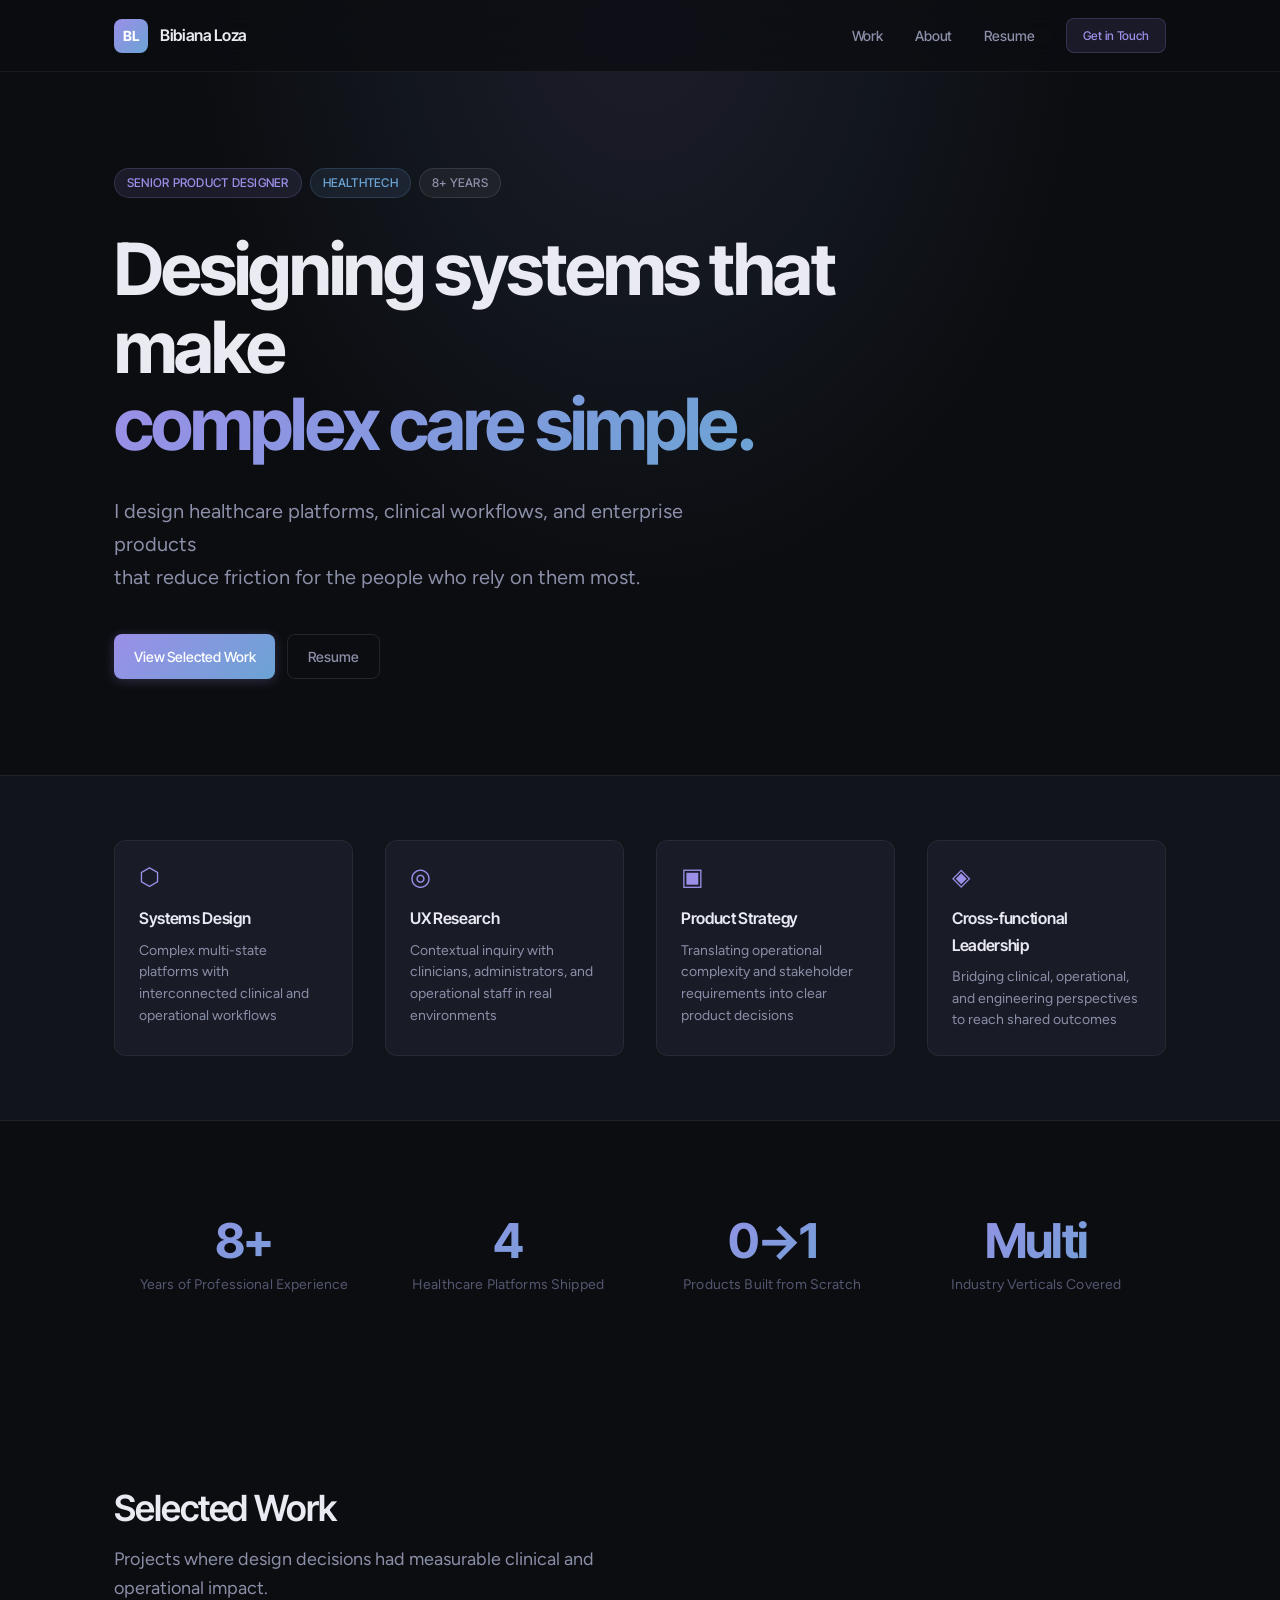
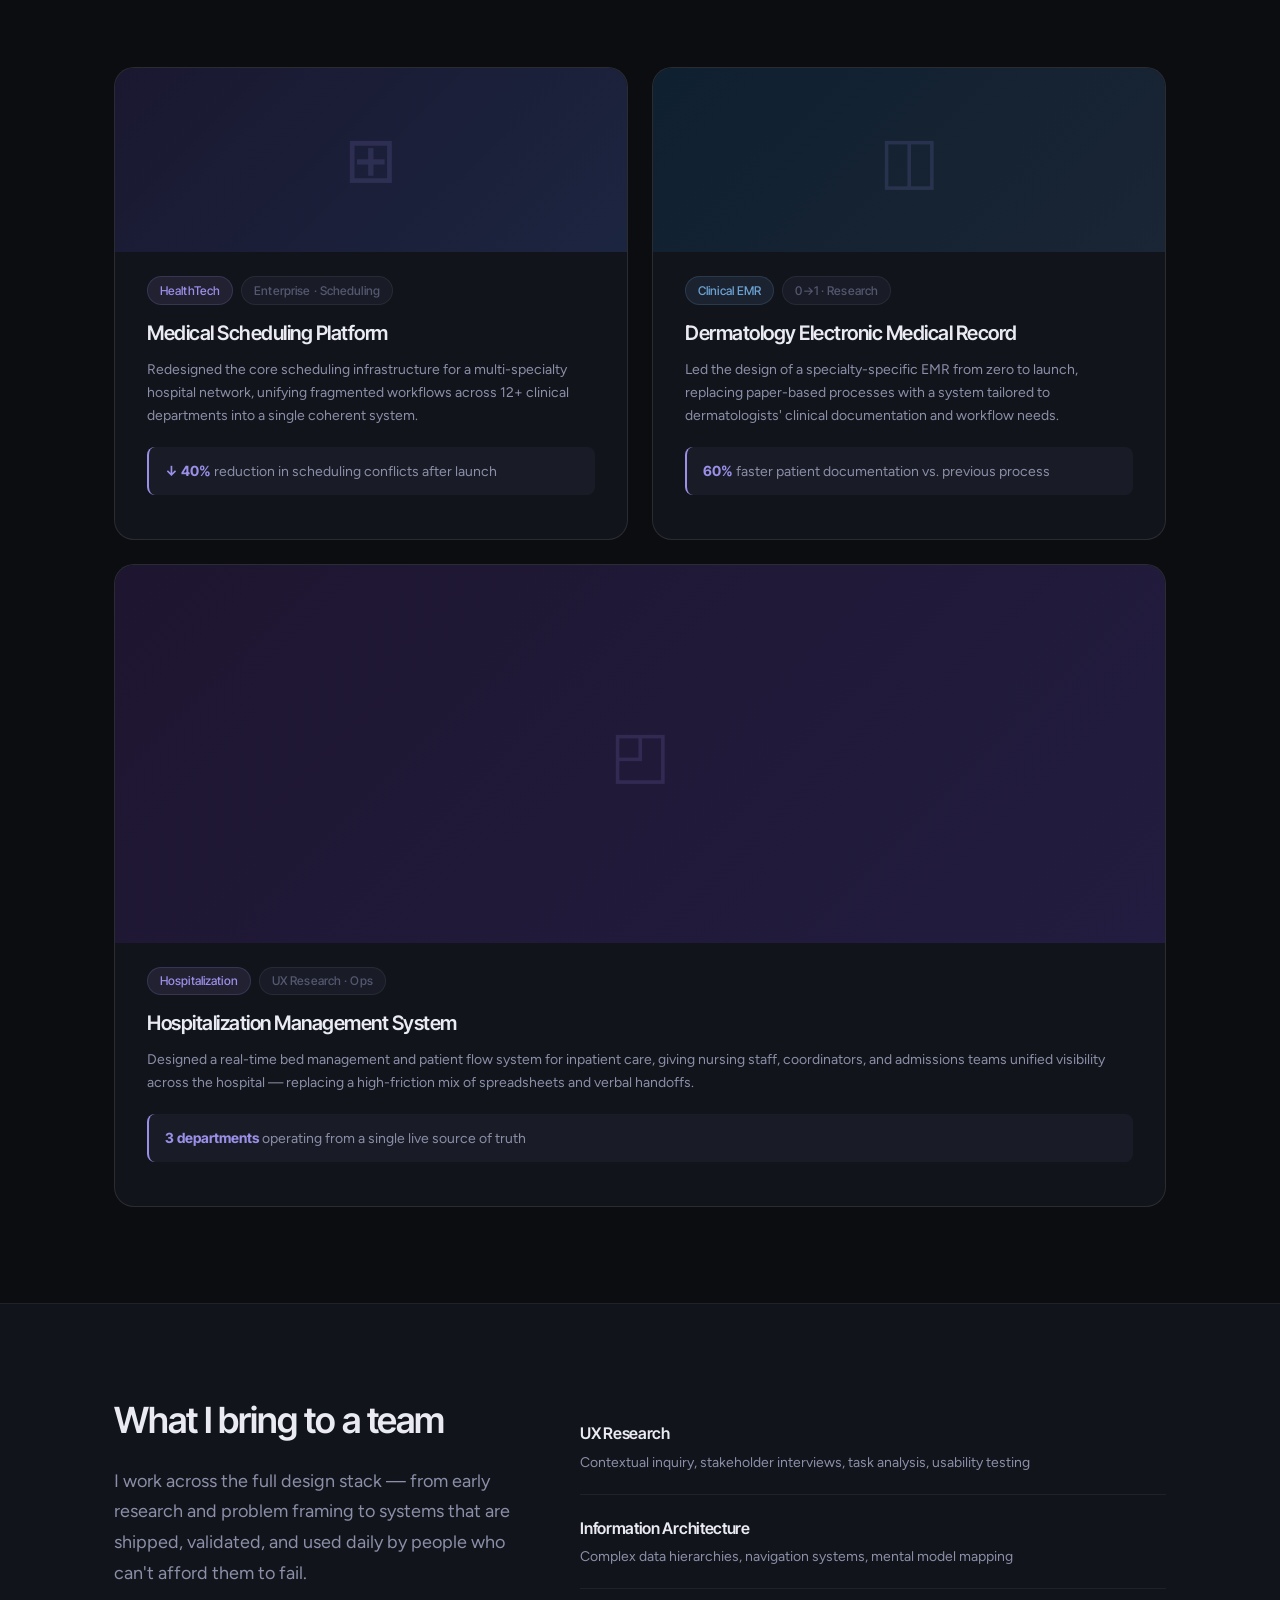
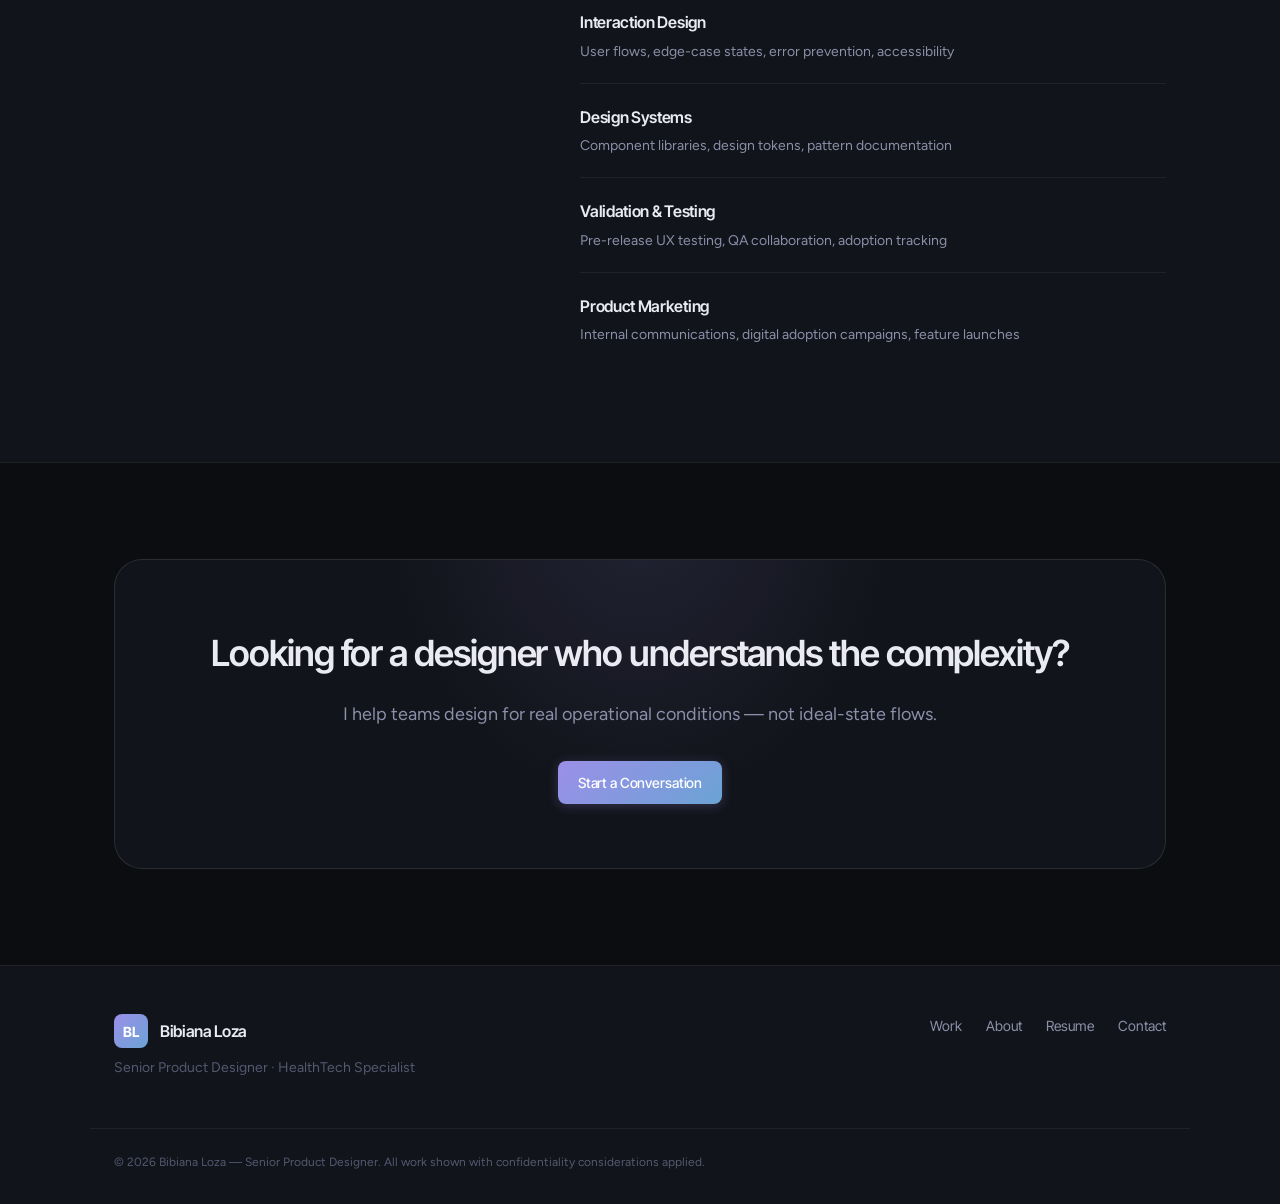
<file: index.html>
<!DOCTYPE html>
<html lang="en">
<head>
  <meta charset="UTF-8">
  <meta name="viewport" content="width=device-width, initial-scale=1.0">
  <meta name="description" content="Bibi Loza — Senior Product Designer specializing in HealthTech systems, clinical workflows, and enterprise UX. 8+ years experience.">
  <title>Bibi Loza — Senior Product Designer</title>
  <link rel="preconnect" href="https://fonts.googleapis.com">
  <link rel="preconnect" href="https://fonts.gstatic.com" crossorigin>
  <link href="https://fonts.googleapis.com/css2?family=Inter+Tight:ital,wght@0,300;0,400;0,500;0,600;0,700;1,400&family=Figtree:wght@300;400;500;600;700&display=swap" rel="stylesheet">
  <link rel="stylesheet" href="css/design-system.css">
  <link rel="stylesheet" href="css/styles.css">
  <link rel="shortcut icon" href="assets/logo-bibi-loza.ico" type="image/x-icon">
</head>
<body>

  <!-- ── Navigation ─────────────────────────────────────────── -->
  <nav class="nav" id="nav">
    <div class="container nav__inner">
      <a href="index.html" class="nav__logo">
        <span class="nav__logo-mark">BL</span>
        <span class="nav__logo-name">Bibiana Loza</span>
      </a>
      <div class="nav__links" id="navLinks">
        <a href="#work" class="nav__link">Work</a>
        <a href="about.html" class="nav__link">About</a>
        <a href="resume.html" class="nav__link">Resume</a>
        <a href="mailto:b-loza@outlook.com" class="btn btn--accent btn--sm">Get in Touch</a>
      </div>
      <button class="nav__toggle" id="navToggle" aria-label="Toggle navigation" aria-expanded="false">
        <span></span><span></span><span></span>
      </button>
    </div>
  </nav>

  <!-- Mobile Menu -->
  <div class="nav__mobile" id="navMobile">
    <a href="#work" class="nav__link">Work</a>
    <a href="about.html" class="nav__link">About</a>
    <a href="resume.html" class="nav__link">Resume</a>
    <a href="mailto:b-loza@outlook.com" class="btn btn--primary">Get in Touch</a>
  </div>

  <!-- ── Hero ───────────────────────────────────────────────── -->
  <section class="hero">
    <div class="hero__bg-effect"></div>
    <div class="container">
      <div class="hero__eyebrow fade-in">
        <span class="badge badge--purple">Senior Product Designer</span>
        <span class="badge badge--blue">HealthTech</span>
        <span class="badge badge--subtle">8+ Years</span>
      </div>
      <h1 class="hero__headline fade-in fade-in--delay-1">
        Designing systems that make<br>
        <span class="text-gradient">complex care simple.</span>
      </h1>
      <p class="hero__body fade-in fade-in--delay-2">
        I design healthcare platforms, clinical workflows, and enterprise products
        <br class="hide-mobile">that reduce friction for the people who rely on them most.
      </p>
      <div class="hero__actions fade-in fade-in--delay-3">
        <a href="#work" class="btn btn--primary">View Selected Work</a>
        <a href="resume.html" class="btn btn--ghost">Resume</a>
      </div>
    </div>
  </section>

  <!-- ── Expertise ──────────────────────────────────────────── -->
  <section class="expertise-strip">
    <div class="container">
      <div class="expertise-strip__grid">
        <div class="expertise-item fade-in">
          <div class="expertise-item__icon">⬡</div>
          <h3 class="expertise-item__title">Systems Design</h3>
          <p class="expertise-item__text">Complex multi-state platforms with interconnected clinical and operational workflows</p>
        </div>
        <div class="expertise-item fade-in fade-in--delay-1">
          <div class="expertise-item__icon">◎</div>
          <h3 class="expertise-item__title">UX Research</h3>
          <p class="expertise-item__text">Contextual inquiry with clinicians, administrators, and operational staff in real environments</p>
        </div>
        <div class="expertise-item fade-in fade-in--delay-2">
          <div class="expertise-item__icon">▣</div>
          <h3 class="expertise-item__title">Product Strategy</h3>
          <p class="expertise-item__text">Translating operational complexity and stakeholder requirements into clear product decisions</p>
        </div>
        <div class="expertise-item fade-in fade-in--delay-3">
          <div class="expertise-item__icon">◈</div>
          <h3 class="expertise-item__title">Cross-functional Leadership</h3>
          <p class="expertise-item__text">Bridging clinical, operational, and engineering perspectives to reach shared outcomes</p>
        </div>
      </div>
    </div>
  </section>

  <!-- ── Metrics ─────────────────────────────────────────────── -->
  <section class="metrics-strip">
    <div class="container">
      <div class="metrics-strip__grid">
        <div class="metric-item fade-in">
          <div class="metric-item__value text-gradient">8+</div>
          <div class="metric-item__label">Years of Professional Experience</div>
        </div>
        <div class="metric-item fade-in fade-in--delay-1">
          <div class="metric-item__value text-gradient">4</div>
          <div class="metric-item__label">Healthcare Platforms Shipped</div>
        </div>
        <div class="metric-item fade-in fade-in--delay-2">
          <div class="metric-item__value text-gradient">0→1</div>
          <div class="metric-item__label">Products Built from Scratch</div>
        </div>
        <div class="metric-item fade-in fade-in--delay-3">
          <div class="metric-item__value text-gradient">Multi</div>
          <div class="metric-item__label">Industry Verticals Covered</div>
        </div>
      </div>
    </div>
  </section>

  <!-- ── Selected Work ──────────────────────────────────────── -->
  <section class="section" id="work">
    <div class="container">
      <div class="section__header fade-in">
        <h2 class="section__title">Selected Work</h2>
        <p class="section__sub">Projects where design decisions had measurable clinical and operational impact.</p>
      </div>

      <div class="projects-grid">

        <!-- Project 1 -->
        <a class="project-card fade-in">
          <div class="project-card__image project-card__image--1">
            <div class="project-card__image-placeholder">
              <span class="project-card__icon">⊞</span>
            </div>
          </div>
          <div class="project-card__body">
            <div class="project-card__meta">
              <span class="tag tag--purple">HealthTech</span>
              <span class="tag">Enterprise · Scheduling</span>
            </div>
            <h3 class="project-card__title">Medical Scheduling Platform</h3>
            <p class="project-card__desc">
              Redesigned the core scheduling infrastructure for a multi-specialty hospital network,
              unifying fragmented workflows across 12+ clinical departments into a single coherent system.
            </p>
            <div class="project-card__metric">
              <span class="metric-highlight">↓ 40%</span> reduction in scheduling conflicts after launch
            </div>
            <!-- <div class="project-card__cta">View Case Study <span class="arrow">→</span></div> -->
          </div>
        </a>

        <!-- Project 2 -->
        <a class="project-card fade-in fade-in--delay-1">
          <div class="project-card__image project-card__image--2">
            <div class="project-card__image-placeholder">
              <span class="project-card__icon">◫</span>
            </div>
          </div>
          <div class="project-card__body">
            <div class="project-card__meta">
              <span class="tag tag--blue">Clinical EMR</span>
              <span class="tag">0→1 · Research</span>
            </div>
            <h3 class="project-card__title">Dermatology Electronic Medical Record</h3>
            <p class="project-card__desc">
              Led the design of a specialty-specific EMR from zero to launch, replacing paper-based processes
              with a system tailored to dermatologists' clinical documentation and workflow needs.
            </p>
            <div class="project-card__metric">
              <span class="metric-highlight">60%</span> faster patient documentation vs. previous process
            </div>
            <!-- <div class="project-card__cta">View Case Study <span class="arrow">→</span></div> -->
          </div>
        </a>

        <!-- Project 3 — Wide -->
        <a class="project-card project-card--wide fade-in">
          <div class="project-card__image project-card__image--3">
            <div class="project-card__image-placeholder">
              <span class="project-card__icon">◰</span>
            </div>
          </div>
          <div class="project-card__body">
            <div class="project-card__meta">
              <span class="tag tag--purple">Hospitalization</span>
              <span class="tag">UX Research · Ops</span>
            </div>
            <h3 class="project-card__title">Hospitalization Management System</h3>
            <p class="project-card__desc">
              Designed a real-time bed management and patient flow system for inpatient care,
              giving nursing staff, coordinators, and admissions teams unified visibility
              across the hospital — replacing a high-friction mix of spreadsheets and verbal handoffs.
            </p>
            <div class="project-card__metric">
              <span class="metric-highlight">3 departments</span> operating from a single live source of truth
            </div>
            <!-- <div class="project-card__cta">View Case Study <span class="arrow">→</span></div> -->
          </div>
        </a>

      </div>
    </div>
  </section>

  <!-- ── Capabilities ────────────────────────────────────────── -->
  <section class="section section--alt">
    <div class="container">
      <div class="two-col">
        <div class="two-col__left fade-in">
          <h2 class="section__title">What I bring to a team</h2>
          <p class="body-large">
            I work across the full design stack — from early research and problem framing
            to systems that are shipped, validated, and used daily by people who can't afford
            them to fail.
          </p>
        </div>
        <div class="two-col__right fade-in fade-in--delay-1">
          <div class="capabilities-list">
            <div class="capability-item">
              <span class="capability-item__label">UX Research</span>
              <span class="capability-item__detail">Contextual inquiry, stakeholder interviews, task analysis, usability testing</span>
            </div>
            <div class="capability-item">
              <span class="capability-item__label">Information Architecture</span>
              <span class="capability-item__detail">Complex data hierarchies, navigation systems, mental model mapping</span>
            </div>
            <div class="capability-item">
              <span class="capability-item__label">Interaction Design</span>
              <span class="capability-item__detail">User flows, edge-case states, error prevention, accessibility</span>
            </div>
            <div class="capability-item">
              <span class="capability-item__label">Design Systems</span>
              <span class="capability-item__detail">Component libraries, design tokens, pattern documentation</span>
            </div>
            <div class="capability-item">
              <span class="capability-item__label">Validation &amp; Testing</span>
              <span class="capability-item__detail">Pre-release UX testing, QA collaboration, adoption tracking</span>
            </div>
            <div class="capability-item">
              <span class="capability-item__label">Product Marketing</span>
              <span class="capability-item__detail">Internal communications, digital adoption campaigns, feature launches</span>
            </div>
          </div>
        </div>
      </div>
    </div>
  </section>

  <!-- ── CTA ────────────────────────────────────────────────── -->
  <section class="cta-section">
    <div class="container">
      <div class="cta-box fade-in">
        <h2 class="cta-box__title">Looking for a designer who understands the complexity?</h2>
        <p class="cta-box__body">I help teams design for real operational conditions — not ideal-state flows.</p>
        <a href="mailto:b-loza@outlook.com" class="btn btn--primary">Start a Conversation</a>
      </div>
    </div>
  </section>

  <!-- ── Footer ─────────────────────────────────────────────── -->
  <footer class="footer">
    <div class="container footer__inner">
      <div class="footer__left">
        <a href="index.html" class="nav__logo">
          <span class="nav__logo-mark">BL</span>
          <span class="nav__logo-name">Bibiana Loza</span>
        </a>
        <p class="footer__tagline">Senior Product Designer · HealthTech Specialist</p>
      </div>
      <nav class="footer__links">
        <a href="#work">Work</a>
        <a href="about.html">About</a>
        <a href="resume.html">Resume</a>
        <a href="mailto:b-loza@outlook.com">Contact</a>
      </nav>
    </div>
    <div class="container footer__bottom">
      <p>© 2026 Bibiana Loza — Senior Product Designer. All work shown with confidentiality considerations applied.</p>
    </div>
  </footer>

  <script src="js/main.js"></script>
</body>
</html>
</file>
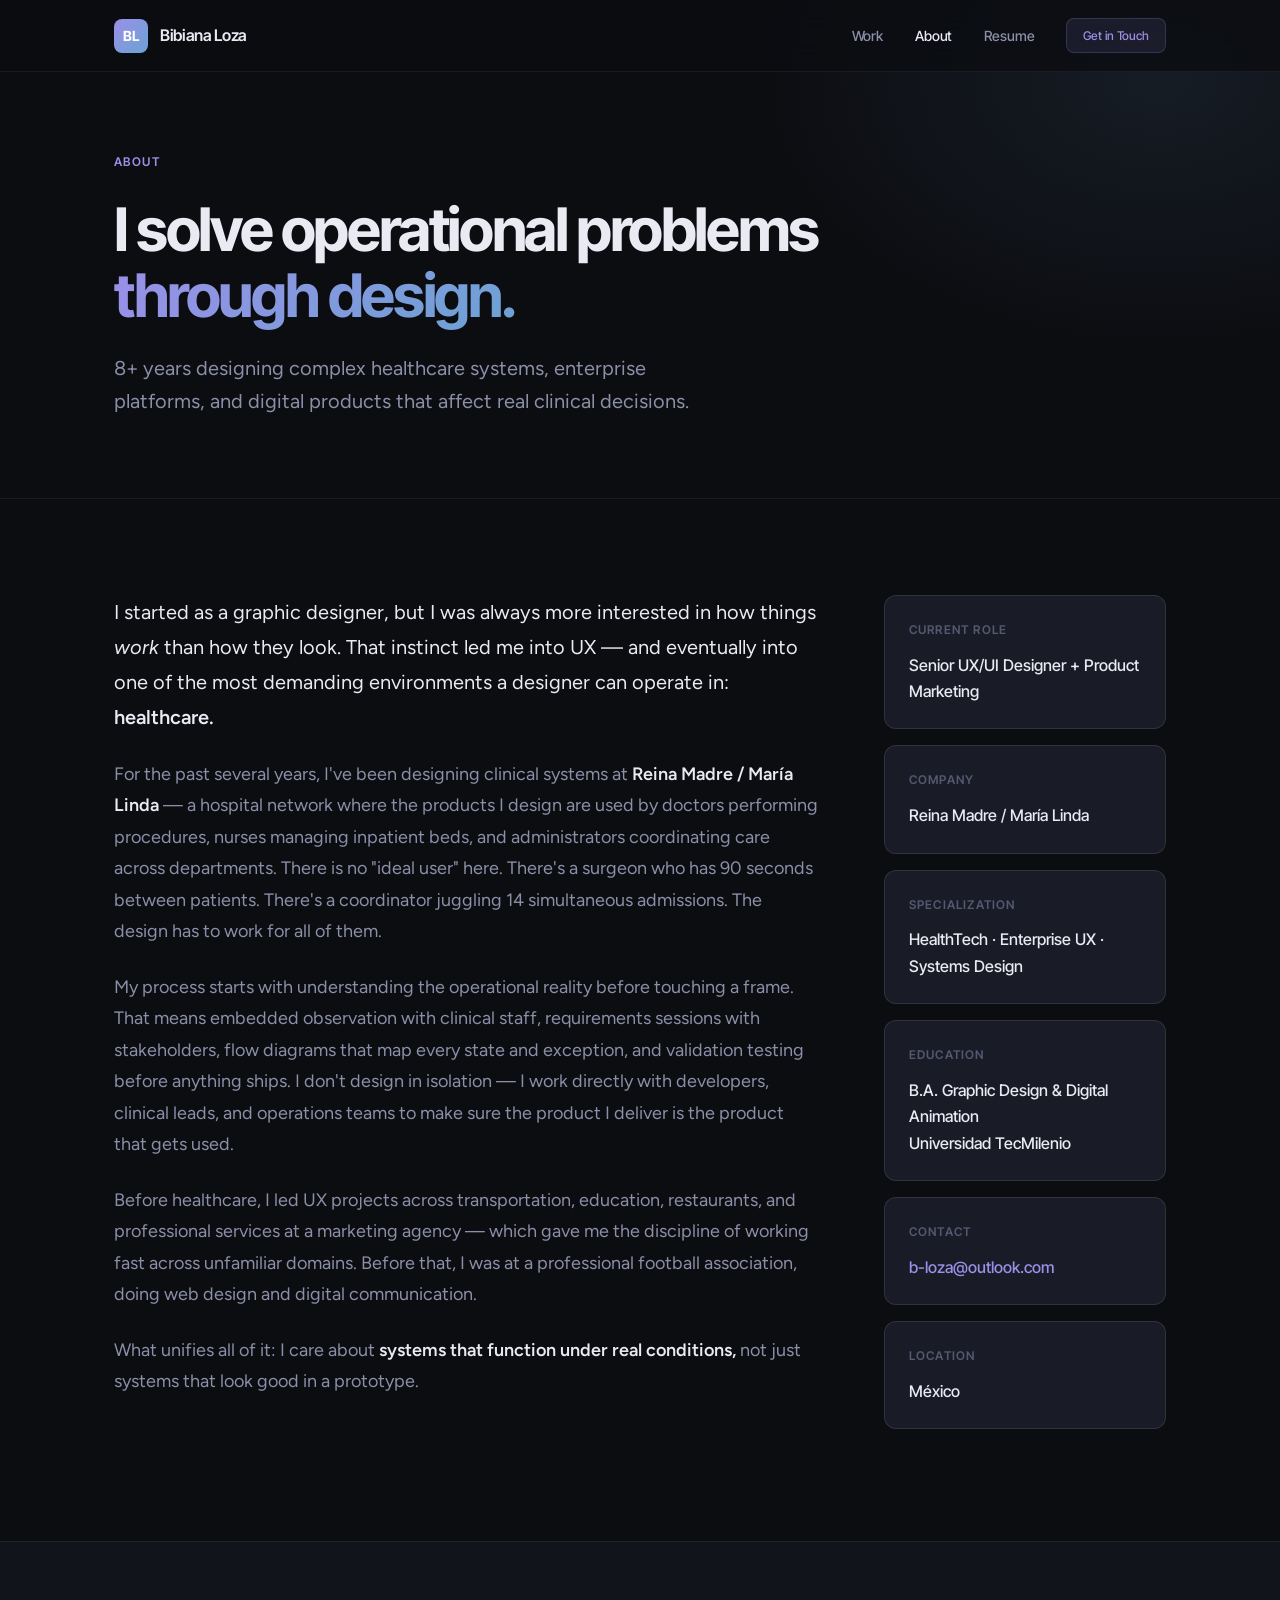
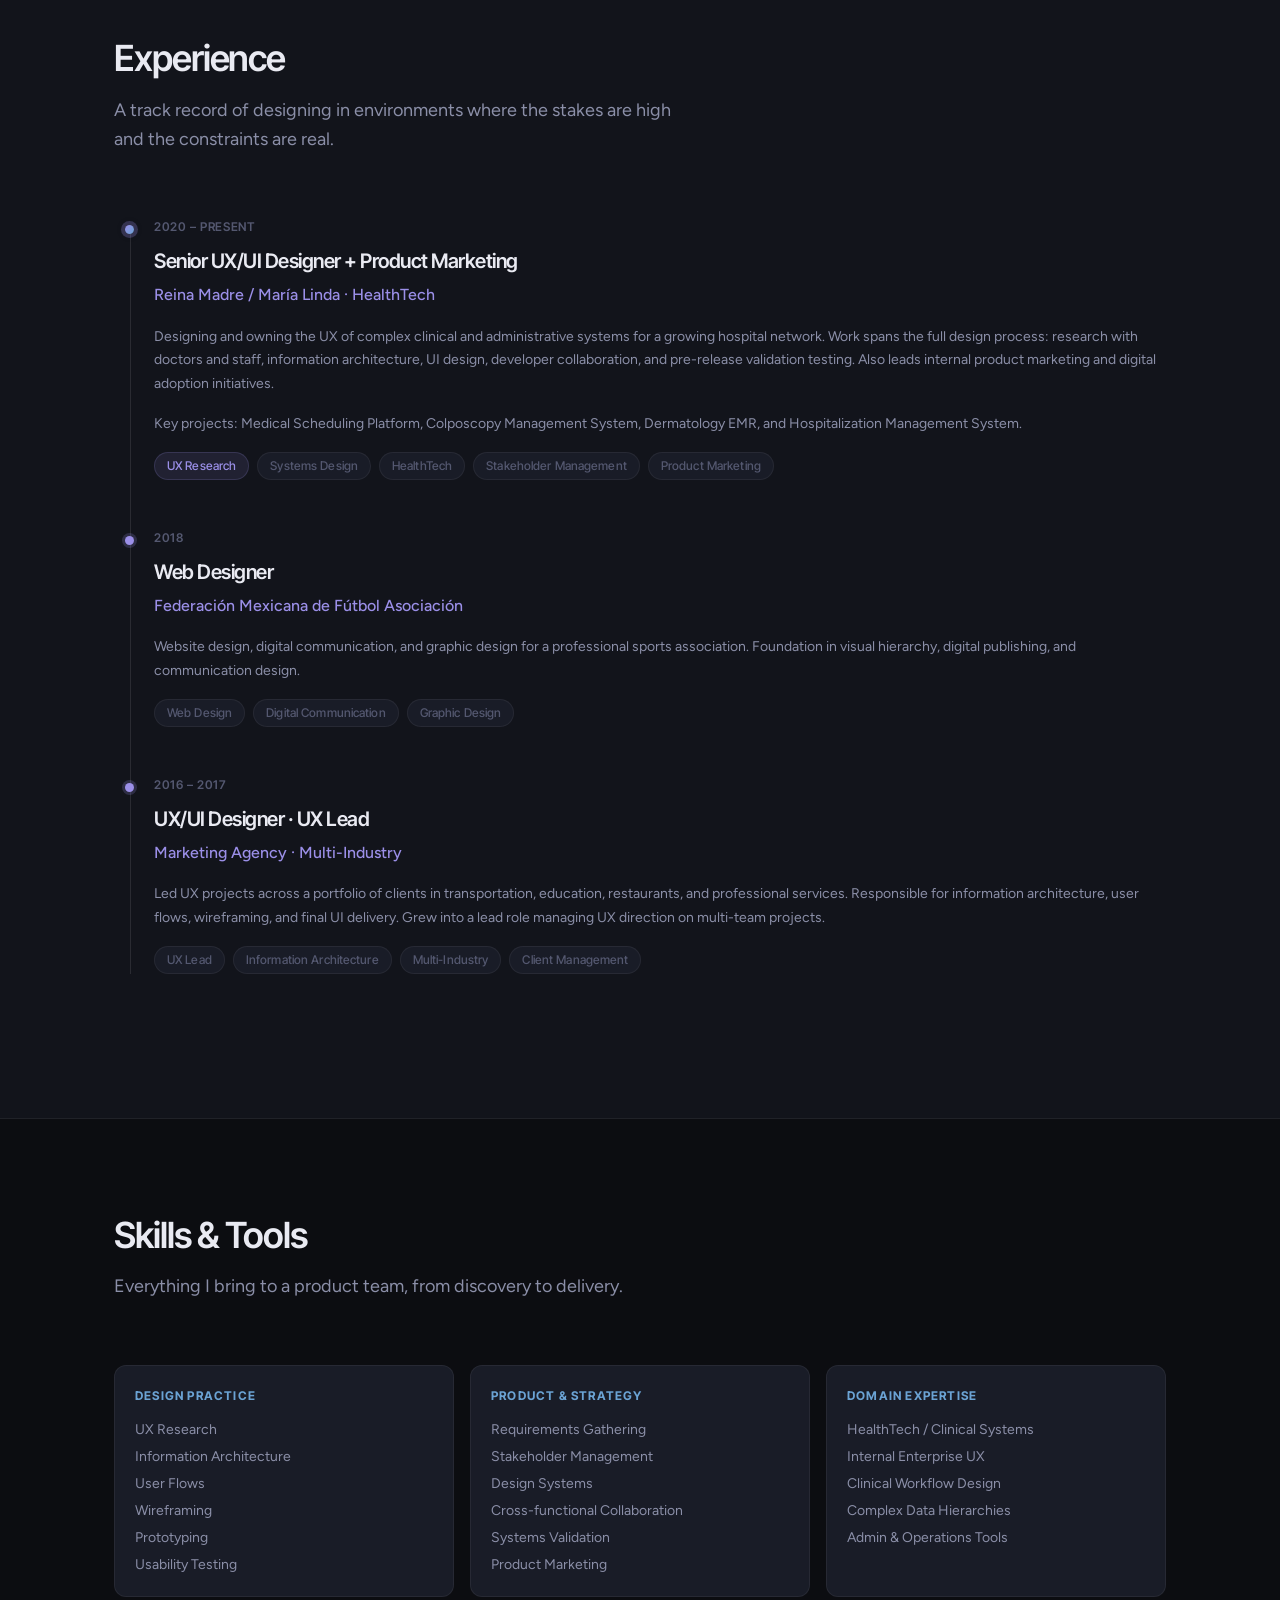
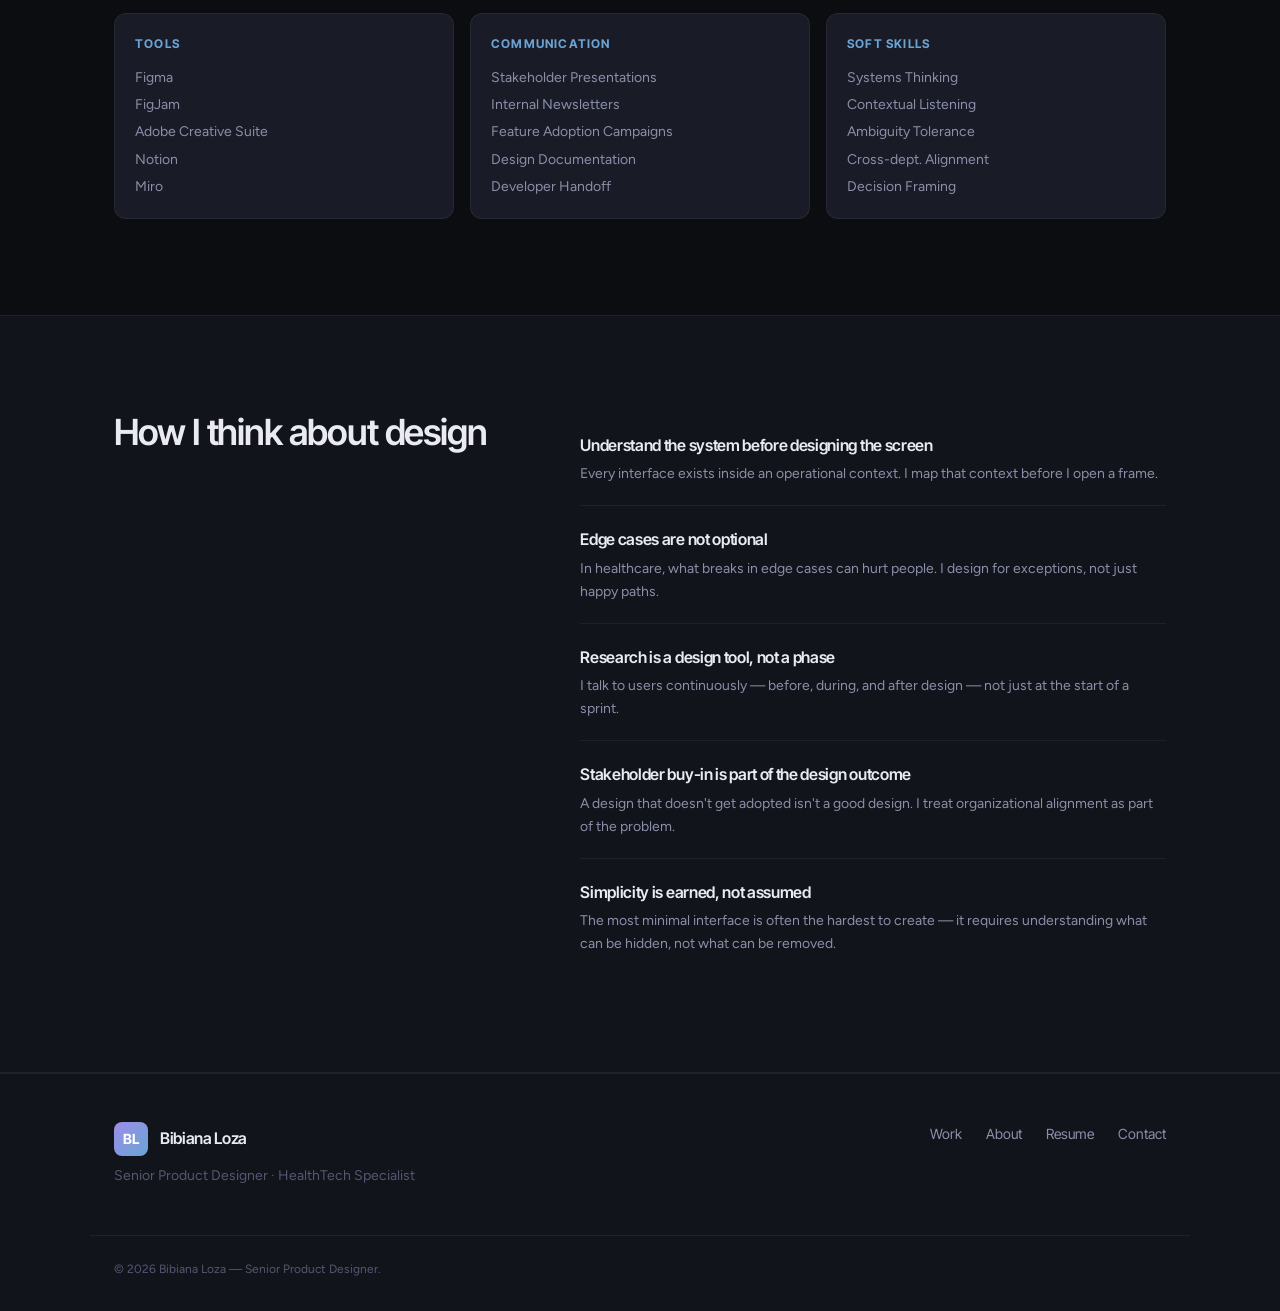
<file: about.html>
<!DOCTYPE html>
<html lang="en">
<head>
  <meta charset="UTF-8">
  <meta name="viewport" content="width=device-width, initial-scale=1.0">
  <meta name="description" content="About Bibiana Loza — Senior Product Designer with 8+ years designing healthcare platforms, clinical workflows, and enterprise systems.">
  <title>About — Bibiana Loza</title>
  <link rel="preconnect" href="https://fonts.googleapis.com">
  <link rel="preconnect" href="https://fonts.gstatic.com" crossorigin>
  <link href="https://fonts.googleapis.com/css2?family=Inter+Tight:ital,wght@0,300;0,400;0,500;0,600;0,700;1,400&family=Figtree:wght@300;400;500;600;700&display=swap" rel="stylesheet">
  <link rel="stylesheet" href="css/design-system.css">
  <link rel="stylesheet" href="css/styles.css">
  <link rel="shortcut icon" href="assets/logo-bibi-loza.ico" type="image/x-icon">
</head>
<body>

  <nav class="nav" id="nav">
    <div class="container nav__inner">
      <a href="index.html" class="nav__logo">
        <span class="nav__logo-mark">BL</span>
        <span class="nav__logo-name">Bibiana Loza</span>
      </a>
      <div class="nav__links">
        <a href="index.html#work" class="nav__link">Work</a>
        <a href="about.html" class="nav__link active">About</a>
        <a href="resume.html" class="nav__link">Resume</a>
        <a href="mailto:b-loza@outlook.com" class="btn btn--accent btn--sm">Get in Touch</a>
      </div>
      <button class="nav__toggle" id="navToggle" aria-label="Toggle navigation" aria-expanded="false">
        <span></span><span></span><span></span>
      </button>
    </div>
  </nav>

  <div class="nav__mobile" id="navMobile">
    <a href="index.html#work" class="nav__link">Work</a>
    <a href="about.html" class="nav__link">About</a>
    <a href="resume.html" class="nav__link">Resume</a>
    <a href="mailto:b-loza@outlook.com" class="btn btn--primary">Get in Touch</a>
  </div>

  <!-- ── Page Hero ───────────────────────────────────────────── -->
  <section class="page-hero">
    <div class="page-hero__bg"></div>
    <div class="container">
      <p class="page-hero__eyebrow fade-in">About</p>
      <h1 class="page-hero__title fade-in fade-in--delay-1">
        I solve operational problems<br>
        <span class="text-gradient">through design.</span>
      </h1>
      <p class="page-hero__sub fade-in fade-in--delay-2">
        8+ years designing complex healthcare systems, enterprise platforms,
        and digital products that affect real clinical decisions.
      </p>
    </div>
  </section>

  <!-- ── About Narrative ─────────────────────────────────────── -->
  <section class="section">
    <div class="container">
      <div class="about-grid">
        <div class="about-text fade-in">
          <p>
            I started as a graphic designer, but I was always more interested in how
            things <em>work</em> than how they look. That instinct led me into UX — and eventually
            into one of the most demanding environments a designer can operate in: <strong>healthcare.</strong>
          </p>
          <p>
            For the past several years, I've been designing clinical systems at
            <strong>Reina Madre / María Linda</strong> — a hospital network where the products I design
            are used by doctors performing procedures, nurses managing inpatient beds, and
            administrators coordinating care across departments. There is no "ideal user" here.
            There's a surgeon who has 90 seconds between patients. There's a coordinator
            juggling 14 simultaneous admissions. The design has to work for all of them.
          </p>
          <p>
            My process starts with understanding the operational reality before touching a
            frame. That means embedded observation with clinical staff, requirements sessions
            with stakeholders, flow diagrams that map every state and exception, and
            validation testing before anything ships. I don't design in isolation —
            I work directly with developers, clinical leads, and operations teams to make
            sure the product I deliver is the product that gets used.
          </p>
          <p>
            Before healthcare, I led UX projects across transportation, education, restaurants,
            and professional services at a marketing agency — which gave me the discipline of
            working fast across unfamiliar domains. Before that, I was at a professional
            football association, doing web design and digital communication.
          </p>
          <p>
            What unifies all of it: I care about <strong>systems that function under real conditions,</strong>
            not just systems that look good in a prototype.
          </p>
        </div>
        <aside class="about-sidebar fade-in fade-in--delay-1">
          <div class="info-card">
            <div class="info-card__label">Current Role</div>
            <div class="info-card__value">Senior UX/UI Designer + Product Marketing</div>
          </div>
          <div class="info-card">
            <div class="info-card__label">Company</div>
            <div class="info-card__value">Reina Madre / María Linda</div>
          </div>
          <div class="info-card">
            <div class="info-card__label">Specialization</div>
            <div class="info-card__value">HealthTech · Enterprise UX · Systems Design</div>
          </div>
          <div class="info-card">
            <div class="info-card__label">Education</div>
            <div class="info-card__value">B.A. Graphic Design & Digital Animation<br>Universidad TecMilenio</div>
          </div>
          <div class="info-card">
            <div class="info-card__label">Contact</div>
            <div class="info-card__value"><a href="mailto:b-loza@outlook.com">b-loza@outlook.com</a></div>
          </div>
          <div class="info-card">
            <div class="info-card__label">Location</div>
            <div class="info-card__value">México</div>
          </div>
        </aside>
      </div>
    </div>
  </section>

  <!-- ── Experience Timeline ─────────────────────────────────── -->
  <section class="section section--alt">
    <div class="container">
      <div class="section__header fade-in">
        <h2 class="section__title">Experience</h2>
        <p class="section__sub">A track record of designing in environments where the stakes are high and the constraints are real.</p>
      </div>

      <div class="timeline fade-in">

        <div class="timeline-item timeline-item--current">
          <div class="timeline-item__period">2020 – Present</div>
          <div class="timeline-item__role">Senior UX/UI Designer + Product Marketing</div>
          <div class="timeline-item__company">Reina Madre / María Linda · HealthTech</div>
          <p class="timeline-item__desc">
            Designing and owning the UX of complex clinical and administrative systems for a growing
            hospital network. Work spans the full design process: research with doctors and staff,
            information architecture, UI design, developer collaboration, and pre-release validation testing.
            Also leads internal product marketing and digital adoption initiatives.
          </p>
          <p class="timeline-item__desc">
            Key projects: Medical Scheduling Platform, Colposcopy Management System,
            Dermatology EMR, and Hospitalization Management System.
          </p>
          <div class="timeline-item__tags">
            <span class="tag tag--purple">UX Research</span>
            <span class="tag">Systems Design</span>
            <span class="tag">HealthTech</span>
            <span class="tag">Stakeholder Management</span>
            <span class="tag">Product Marketing</span>
          </div>
        </div>

        <div class="timeline-item">
          <div class="timeline-item__period">2018</div>
          <div class="timeline-item__role">Web Designer</div>
          <div class="timeline-item__company">Federación Mexicana de Fútbol Asociación</div>
          <p class="timeline-item__desc">
            Website design, digital communication, and graphic design for a professional
            sports association. Foundation in visual hierarchy, digital publishing,
            and communication design.
          </p>
          <div class="timeline-item__tags">
            <span class="tag">Web Design</span>
            <span class="tag">Digital Communication</span>
            <span class="tag">Graphic Design</span>
          </div>
        </div>

        <div class="timeline-item">
          <div class="timeline-item__period">2016 – 2017</div>
          <div class="timeline-item__role">UX/UI Designer · UX Lead</div>
          <div class="timeline-item__company">Marketing Agency · Multi-Industry</div>
          <p class="timeline-item__desc">
            Led UX projects across a portfolio of clients in transportation, education, restaurants,
            and professional services. Responsible for information architecture, user flows,
            wireframing, and final UI delivery. Grew into a lead role managing UX direction
            on multi-team projects.
          </p>
          <div class="timeline-item__tags">
            <span class="tag">UX Lead</span>
            <span class="tag">Information Architecture</span>
            <span class="tag">Multi-Industry</span>
            <span class="tag">Client Management</span>
          </div>
        </div>

      </div>
    </div>
  </section>

  <!-- ── Skills ──────────────────────────────────────────────── -->
  <section class="section">
    <div class="container">
      <div class="section__header fade-in">
        <h2 class="section__title">Skills &amp; Tools</h2>
        <p class="section__sub">Everything I bring to a product team, from discovery to delivery.</p>
      </div>

      <div class="skills-grid fade-in">
        <div class="skill-group">
          <div class="skill-group__title">Design Practice</div>
          <ul class="skill-group__list">
            <li class="skill-group__item">UX Research</li>
            <li class="skill-group__item">Information Architecture</li>
            <li class="skill-group__item">User Flows</li>
            <li class="skill-group__item">Wireframing</li>
            <li class="skill-group__item">Prototyping</li>
            <li class="skill-group__item">Usability Testing</li>
          </ul>
        </div>
        <div class="skill-group">
          <div class="skill-group__title">Product &amp; Strategy</div>
          <ul class="skill-group__list">
            <li class="skill-group__item">Requirements Gathering</li>
            <li class="skill-group__item">Stakeholder Management</li>
            <li class="skill-group__item">Design Systems</li>
            <li class="skill-group__item">Cross-functional Collaboration</li>
            <li class="skill-group__item">Systems Validation</li>
            <li class="skill-group__item">Product Marketing</li>
          </ul>
        </div>
        <div class="skill-group">
          <div class="skill-group__title">Domain Expertise</div>
          <ul class="skill-group__list">
            <li class="skill-group__item">HealthTech / Clinical Systems</li>
            <li class="skill-group__item">Internal Enterprise UX</li>
            <li class="skill-group__item">Clinical Workflow Design</li>
            <li class="skill-group__item">Complex Data Hierarchies</li>
            <li class="skill-group__item">Admin &amp; Operations Tools</li>
          </ul>
        </div>
        <div class="skill-group">
          <div class="skill-group__title">Tools</div>
          <ul class="skill-group__list">
            <li class="skill-group__item">Figma</li>
            <li class="skill-group__item">FigJam</li>
            <li class="skill-group__item">Adobe Creative Suite</li>
            <li class="skill-group__item">Notion</li>
            <li class="skill-group__item">Miro</li>
          </ul>
        </div>
        <div class="skill-group">
          <div class="skill-group__title">Communication</div>
          <ul class="skill-group__list">
            <li class="skill-group__item">Stakeholder Presentations</li>
            <li class="skill-group__item">Internal Newsletters</li>
            <li class="skill-group__item">Feature Adoption Campaigns</li>
            <li class="skill-group__item">Design Documentation</li>
            <li class="skill-group__item">Developer Handoff</li>
          </ul>
        </div>
        <div class="skill-group">
          <div class="skill-group__title">Soft Skills</div>
          <ul class="skill-group__list">
            <li class="skill-group__item">Systems Thinking</li>
            <li class="skill-group__item">Contextual Listening</li>
            <li class="skill-group__item">Ambiguity Tolerance</li>
            <li class="skill-group__item">Cross-dept. Alignment</li>
            <li class="skill-group__item">Decision Framing</li>
          </ul>
        </div>
      </div>
    </div>
  </section>

  <!-- ── Design Philosophy ────────────────────────────────────── -->
  <section class="section section--alt">
    <div class="container">
      <div class="two-col">
        <div class="two-col__left fade-in">
          <h2 class="section__title">How I think about design</h2>
        </div>
        <div class="two-col__right fade-in fade-in--delay-1">
          <div class="capabilities-list">
            <div class="capability-item">
              <span class="capability-item__label">Understand the system before designing the screen</span>
              <span class="capability-item__detail">Every interface exists inside an operational context. I map that context before I open a frame.</span>
            </div>
            <div class="capability-item">
              <span class="capability-item__label">Edge cases are not optional</span>
              <span class="capability-item__detail">In healthcare, what breaks in edge cases can hurt people. I design for exceptions, not just happy paths.</span>
            </div>
            <div class="capability-item">
              <span class="capability-item__label">Research is a design tool, not a phase</span>
              <span class="capability-item__detail">I talk to users continuously — before, during, and after design — not just at the start of a sprint.</span>
            </div>
            <div class="capability-item">
              <span class="capability-item__label">Stakeholder buy-in is part of the design outcome</span>
              <span class="capability-item__detail">A design that doesn't get adopted isn't a good design. I treat organizational alignment as part of the problem.</span>
            </div>
            <div class="capability-item">
              <span class="capability-item__label">Simplicity is earned, not assumed</span>
              <span class="capability-item__detail">The most minimal interface is often the hardest to create — it requires understanding what can be hidden, not what can be removed.</span>
            </div>
          </div>
        </div>
      </div>
    </div>
  </section>

  <!-- ── Footer ─────────────────────────────────────────────── -->
  <footer class="footer">
    <div class="container footer__inner">
      <div class="footer__left">
        <a href="index.html" class="nav__logo">
          <span class="nav__logo-mark">BL</span>
          <span class="nav__logo-name">Bibiana Loza</span>
        </a>
        <p class="footer__tagline">Senior Product Designer · HealthTech Specialist</p>
      </div>
      <nav class="footer__links">
        <a href="index.html#work">Work</a>
        <a href="about.html">About</a>
        <a href="resume.html">Resume</a>
        <a href="mailto:b-loza@outlook.com">Contact</a>
      </nav>
    </div>
    <div class="container footer__bottom">
      <p>© 2026 Bibiana Loza — Senior Product Designer.</p>
    </div>
  </footer>

  <script src="js/main.js"></script>
</body>
</html>
</file>
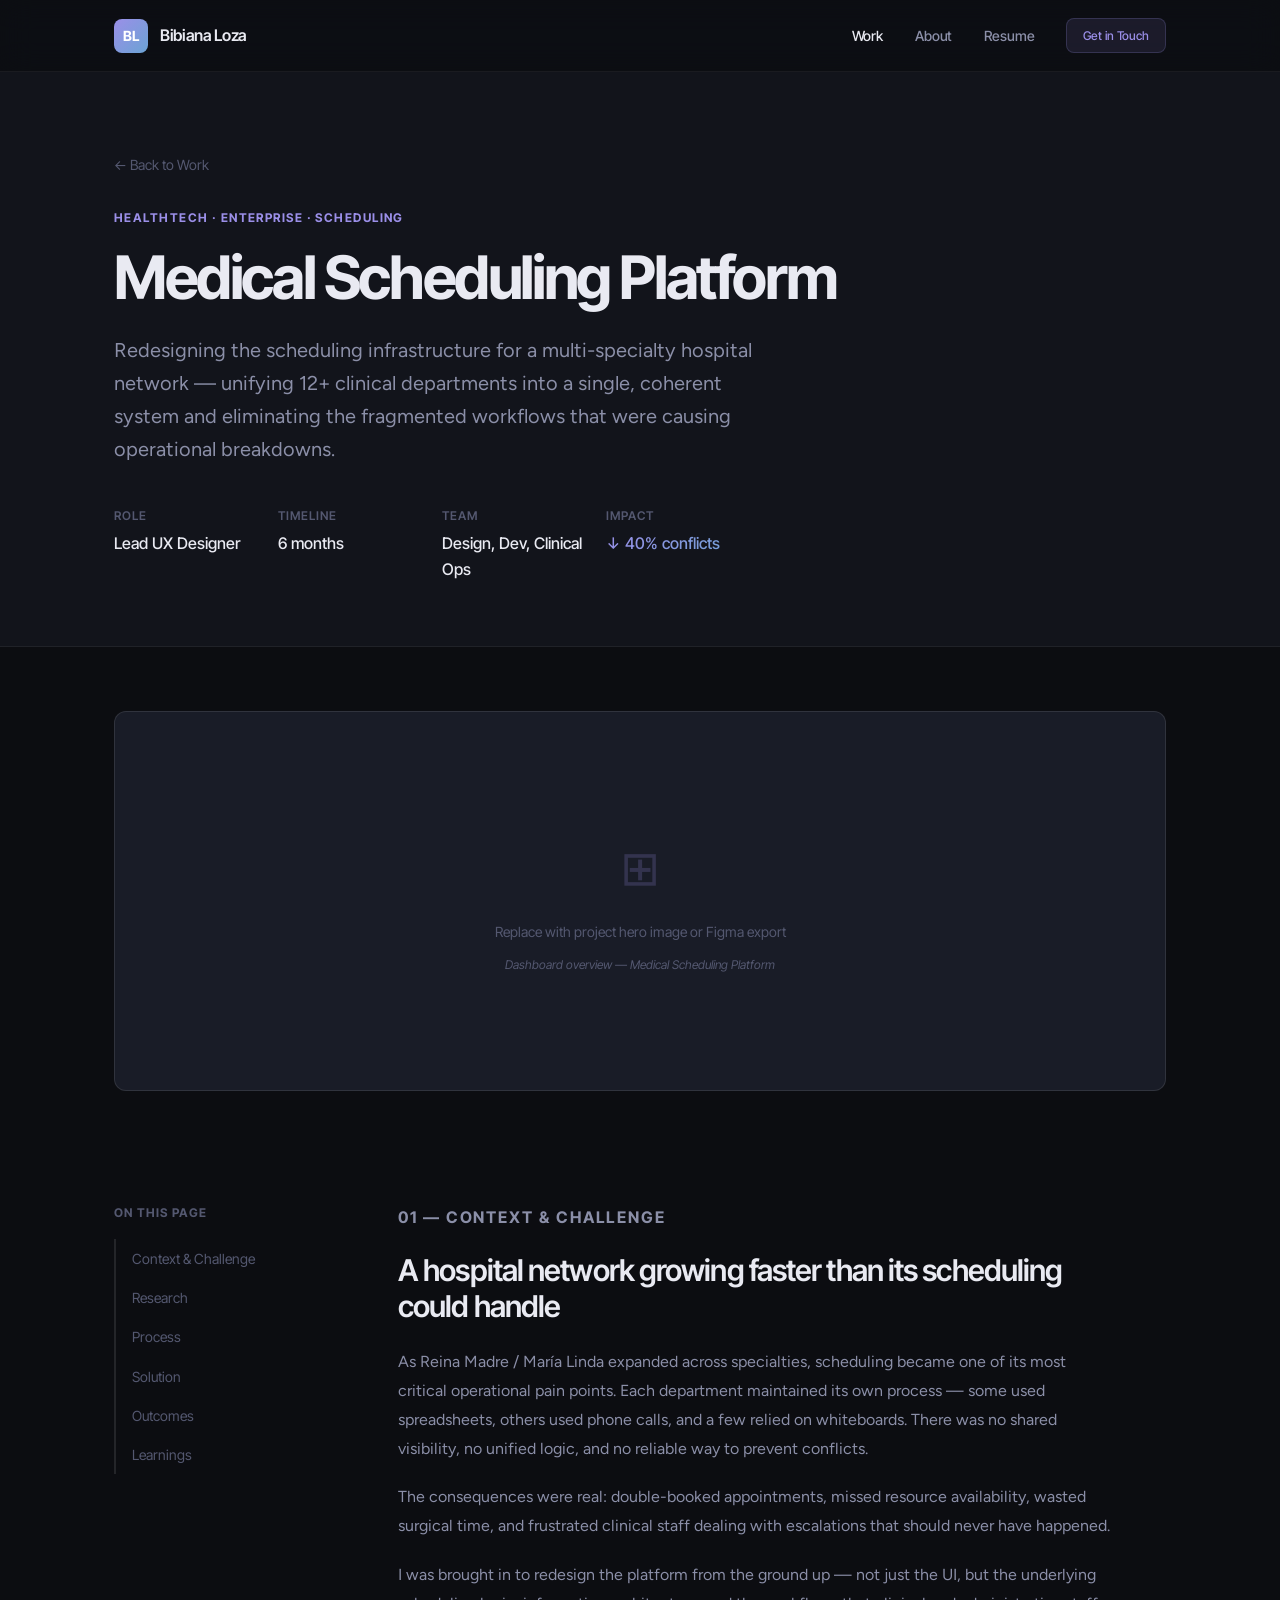
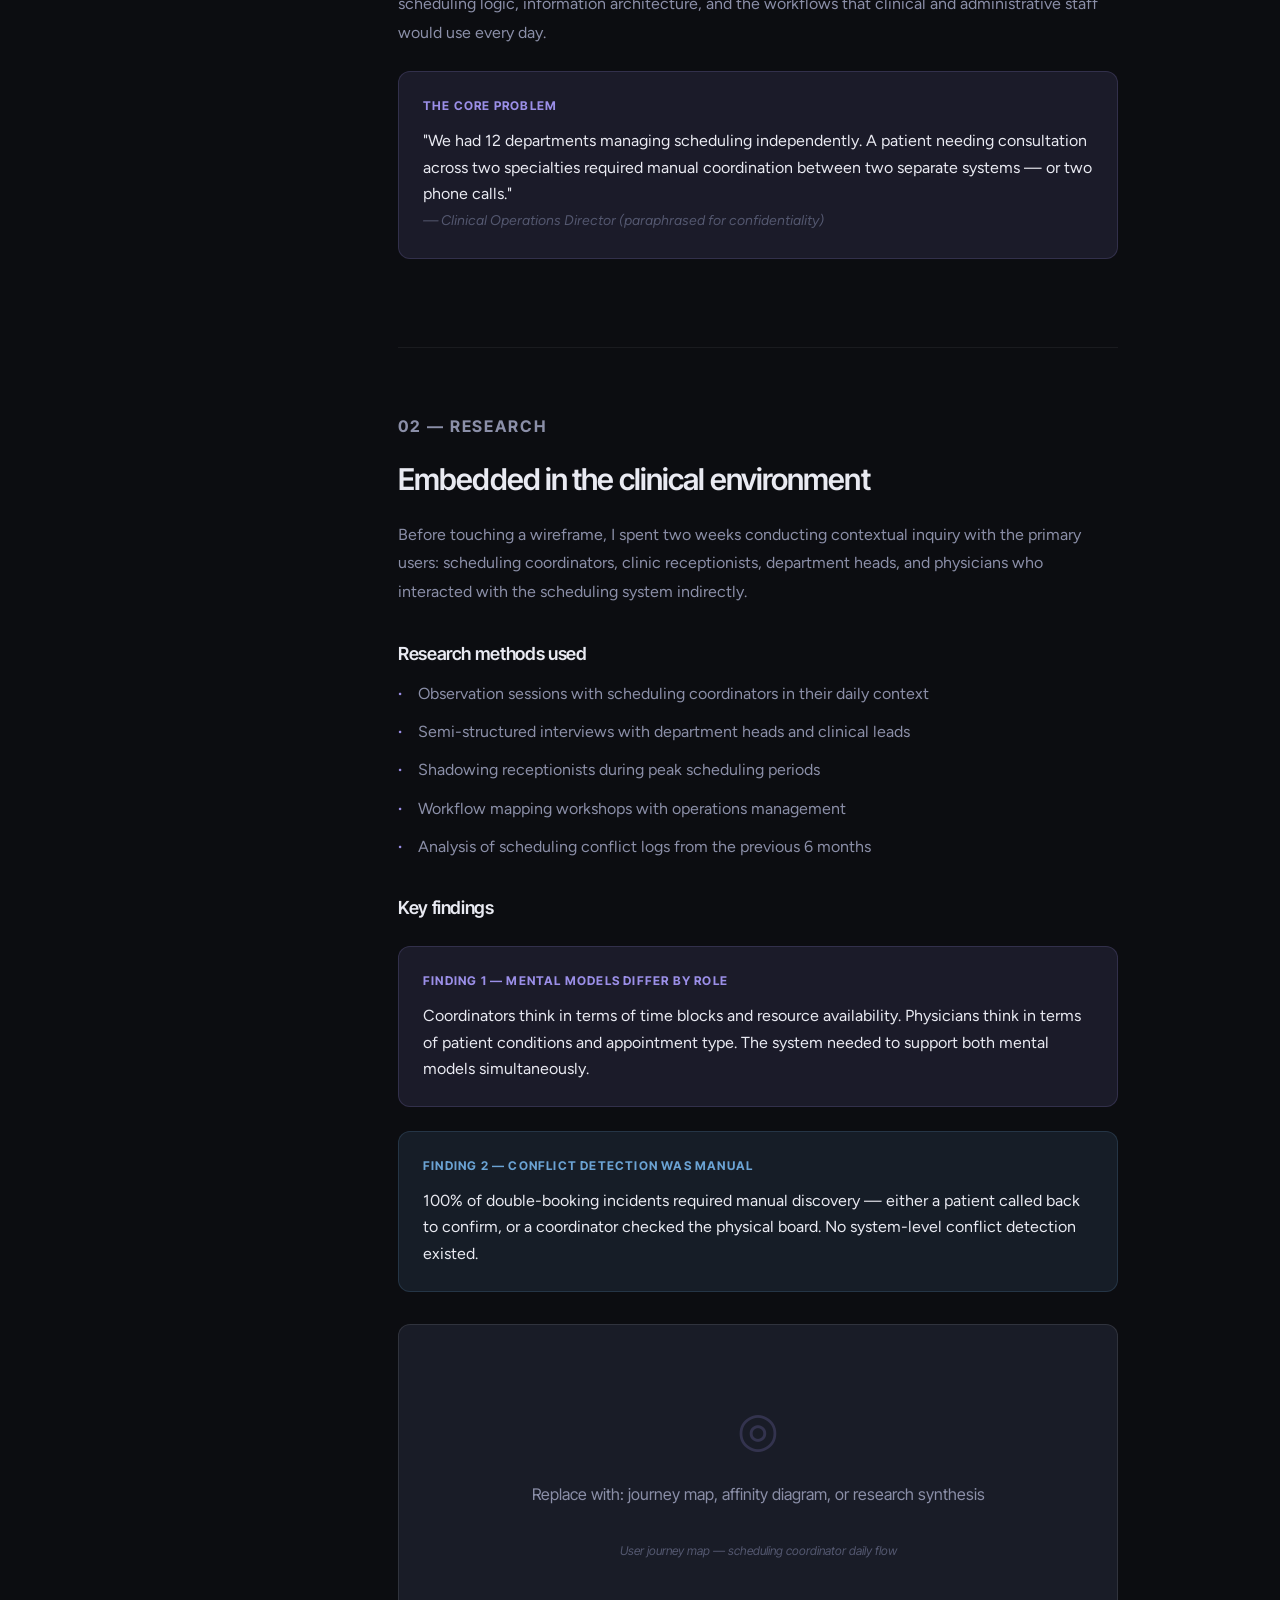
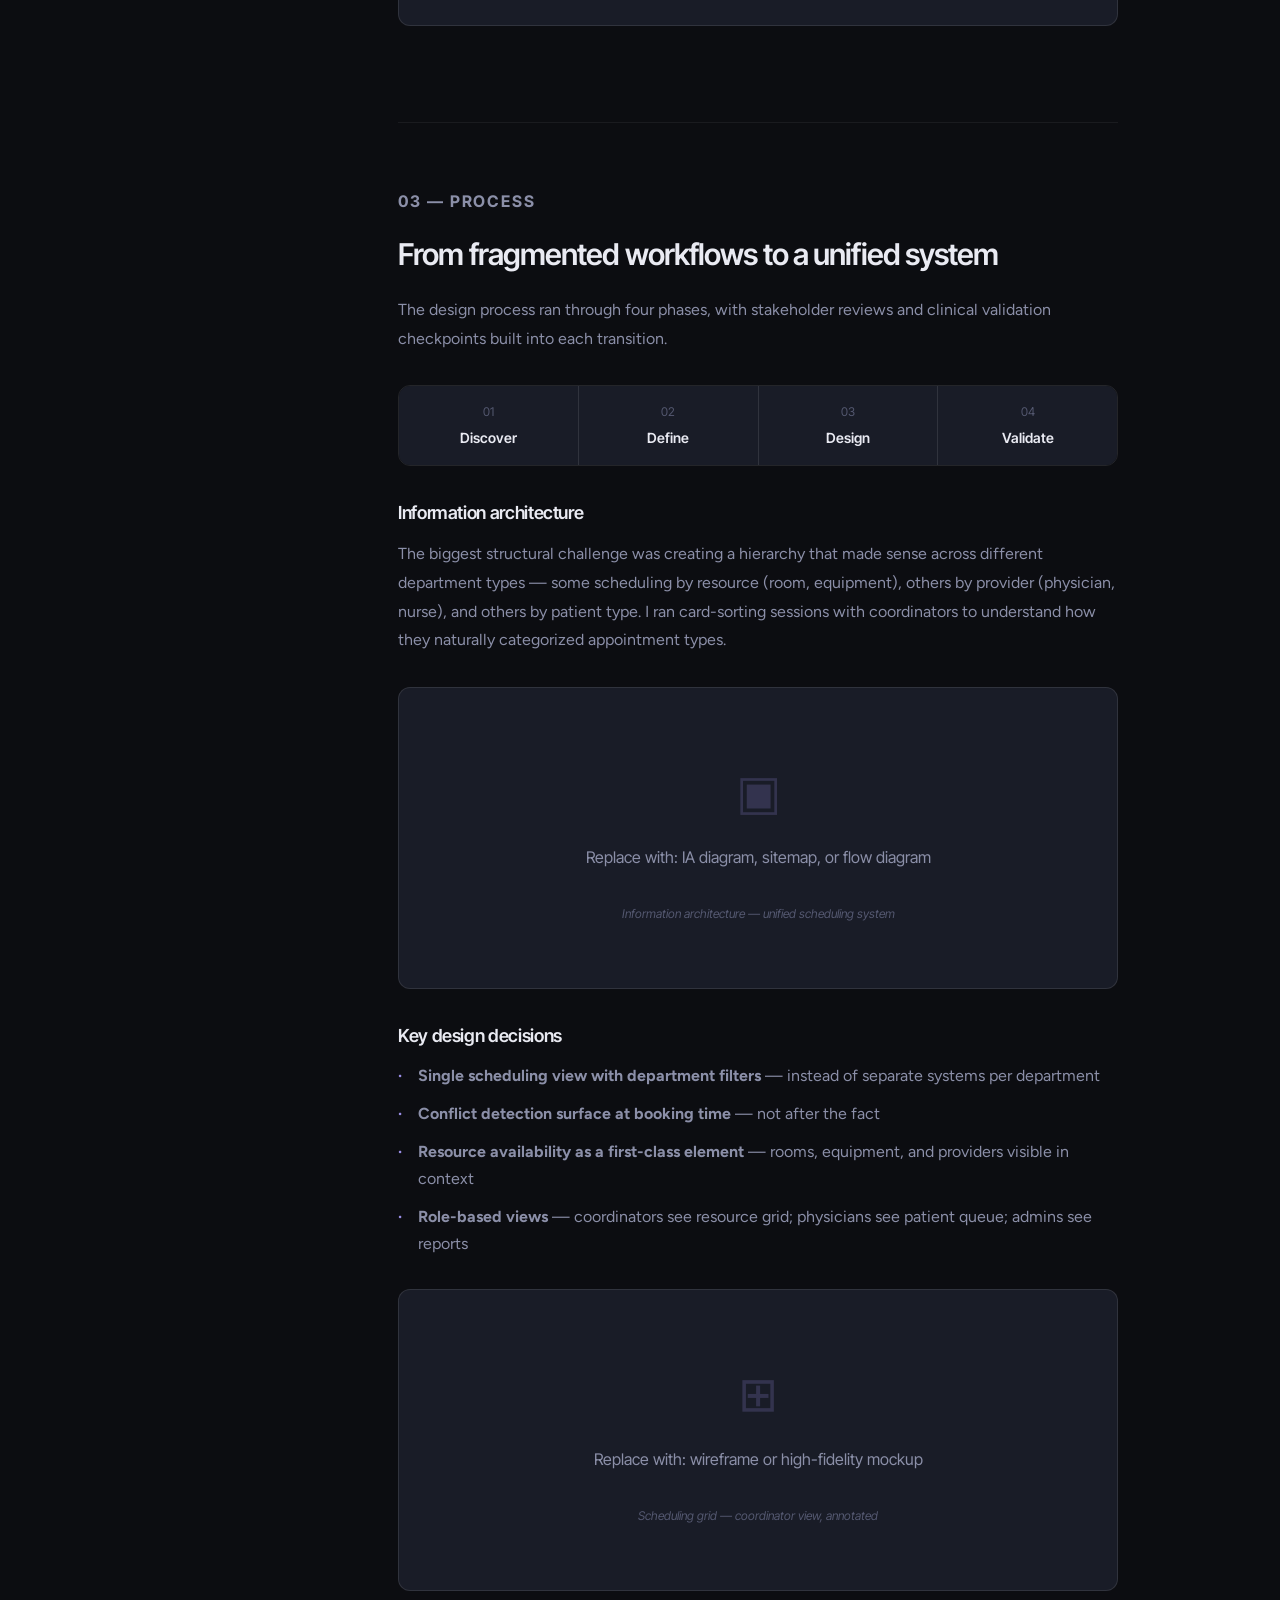
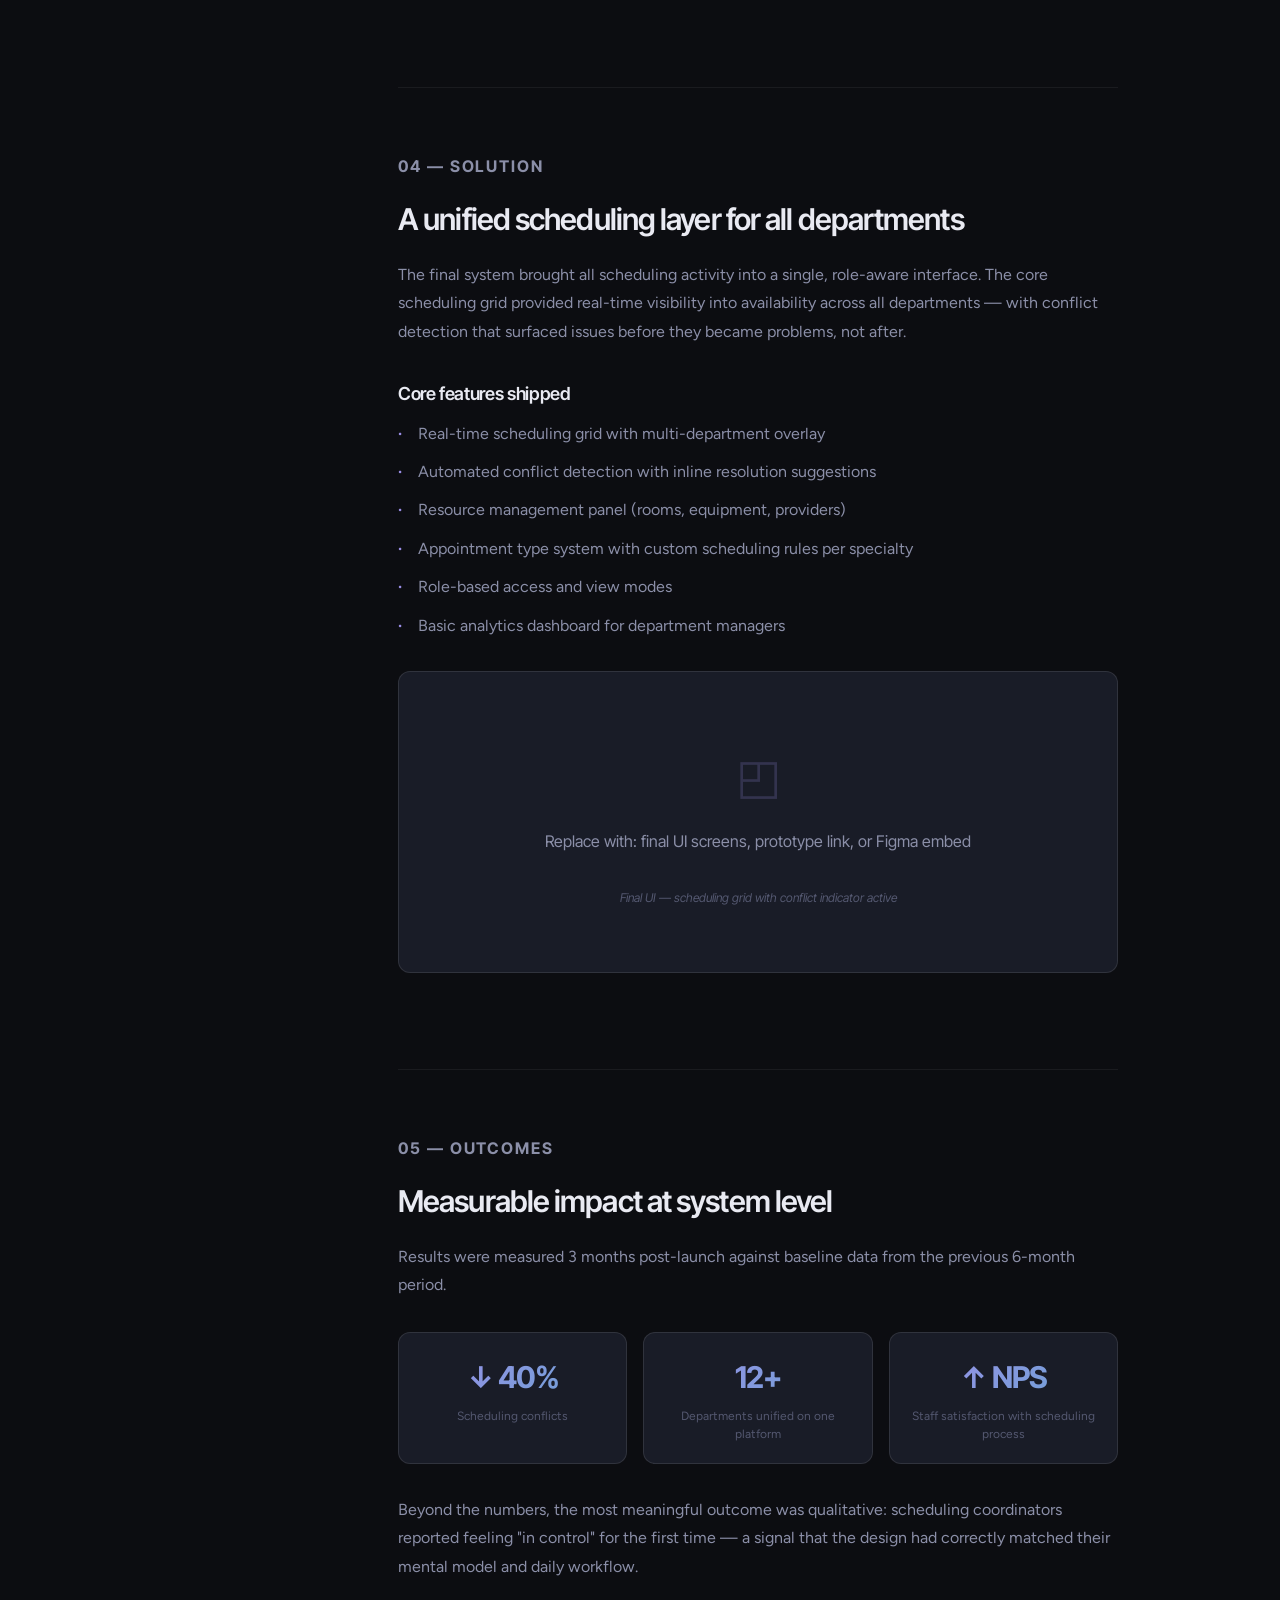
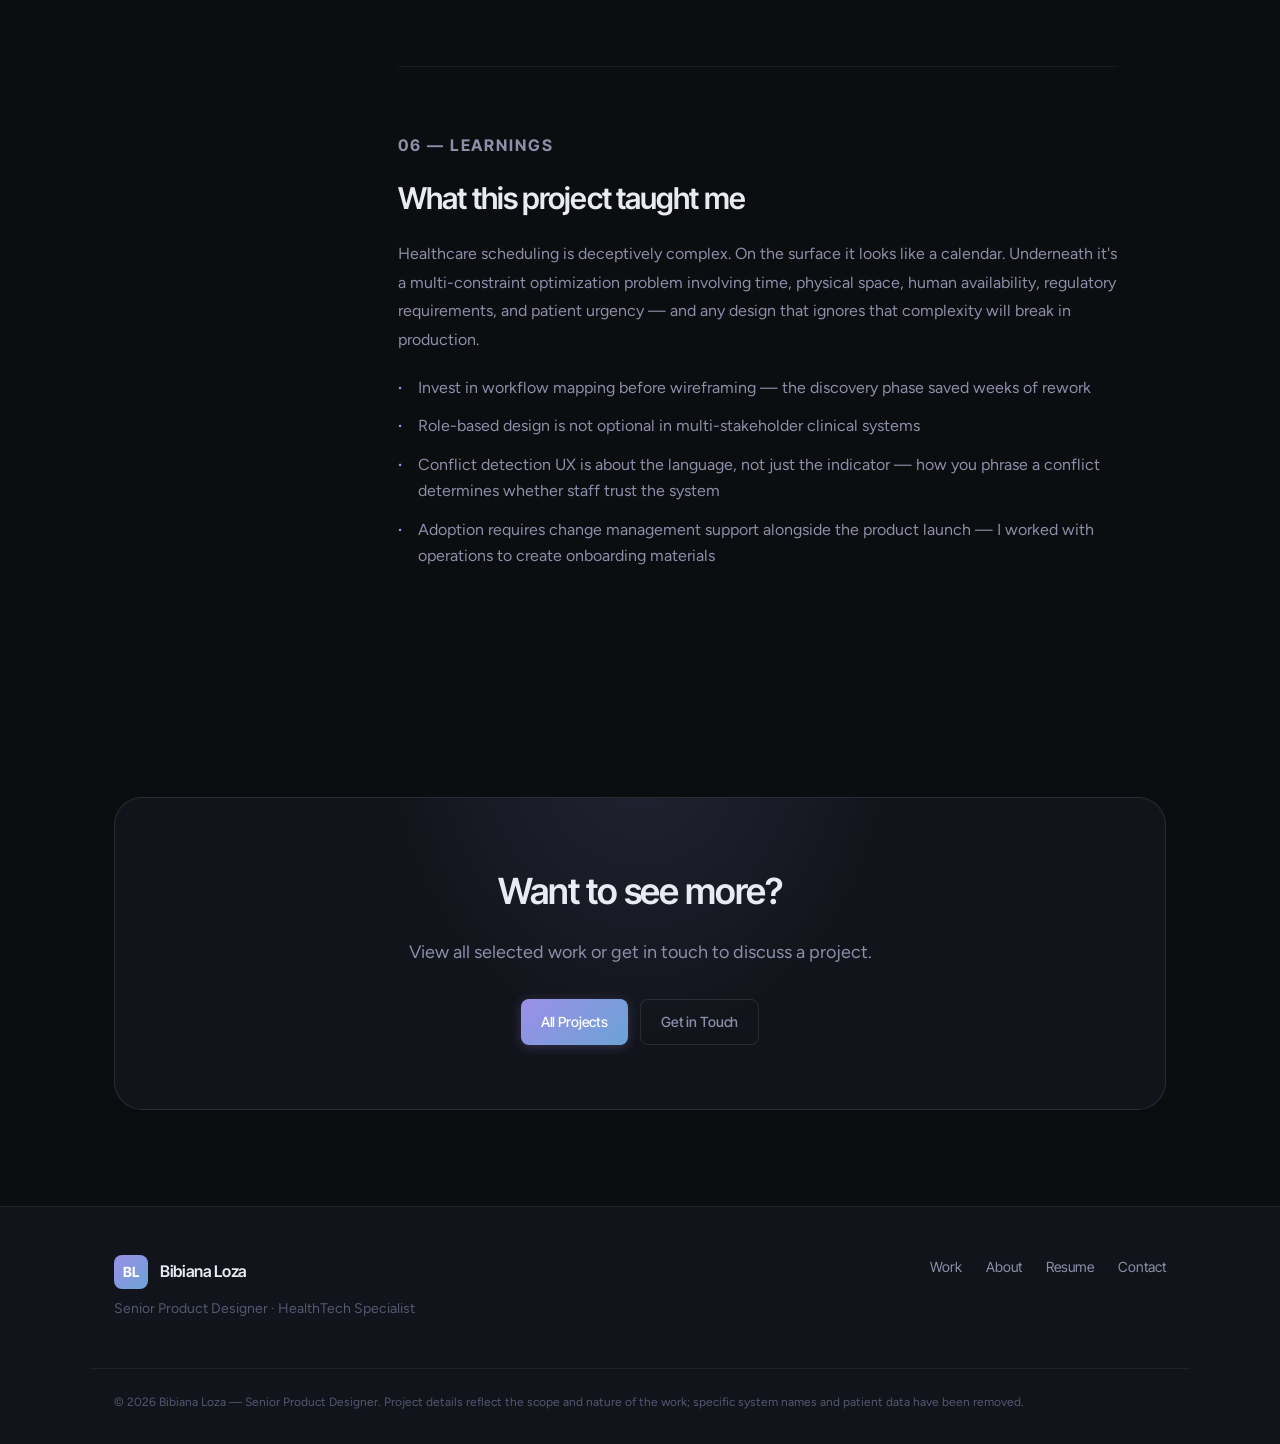
<file: case-study.html>
<!DOCTYPE html>
<html lang="en">
<head>
  <meta charset="UTF-8">
  <meta name="viewport" content="width=device-width, initial-scale=1.0">
  <meta name="description" content="Medical Scheduling Platform — Case Study by Bibiana Loza, Senior Product Designer.">
  <title>Medical Scheduling Platform — Bibiana Loza</title>
  <link rel="preconnect" href="https://fonts.googleapis.com">
  <link rel="preconnect" href="https://fonts.gstatic.com" crossorigin>
  <link href="https://fonts.googleapis.com/css2?family=Inter+Tight:ital,wght@0,300;0,400;0,500;0,600;0,700;1,400&family=Figtree:wght@300;400;500;600;700&display=swap" rel="stylesheet">
  <link rel="stylesheet" href="css/design-system.css">
  <link rel="stylesheet" href="css/styles.css">
  <link rel="shortcut icon" href="assets/logo-bibi-loza.ico" type="image/x-icon">
</head>
<body>

  <nav class="nav" id="nav">
    <div class="container nav__inner">
      <a href="index.html" class="nav__logo">
        <span class="nav__logo-mark">BL</span>
        <span class="nav__logo-name">Bibiana Loza</span>
      </a>
      <div class="nav__links">
        <a href="index.html#work" class="nav__link active">Work</a>
        <a href="about.html" class="nav__link">About</a>
        <a href="resume.html" class="nav__link">Resume</a>
        <a href="mailto:b-loza@outlook.com" class="btn btn--accent btn--sm">Get in Touch</a>
      </div>
      <button class="nav__toggle" id="navToggle" aria-label="Toggle navigation" aria-expanded="false">
        <span></span><span></span><span></span>
      </button>
    </div>
  </nav>

  <div class="nav__mobile" id="navMobile">
    <a href="index.html#work" class="nav__link">Work</a>
    <a href="about.html" class="nav__link">About</a>
    <a href="resume.html" class="nav__link">Resume</a>
    <a href="mailto:b-loza@outlook.com" class="btn btn--primary">Get in Touch</a>
  </div>

  <!-- ── Case Study Hero ─────────────────────────────────────── -->
  <section class="cs-hero">
    <div class="container">
      <a href="index.html#work" class="cs-hero__back fade-in">← Back to Work</a>
      <p class="cs-hero__category fade-in">HealthTech · Enterprise · Scheduling</p>
      <h1 class="cs-hero__title fade-in fade-in--delay-1">Medical Scheduling Platform</h1>
      <p class="cs-hero__summary fade-in fade-in--delay-2">
        Redesigning the scheduling infrastructure for a multi-specialty hospital network —
        unifying 12+ clinical departments into a single, coherent system and eliminating
        the fragmented workflows that were causing operational breakdowns.
      </p>

      <div class="cs-meta-grid fade-in fade-in--delay-3">
        <div class="cs-meta-item">
          <div class="cs-meta-item__label">Role</div>
          <div class="cs-meta-item__value">Lead UX Designer</div>
        </div>
        <div class="cs-meta-item">
          <div class="cs-meta-item__label">Timeline</div>
          <div class="cs-meta-item__value">6 months</div>
        </div>
        <div class="cs-meta-item">
          <div class="cs-meta-item__label">Team</div>
          <div class="cs-meta-item__value">Design, Dev, Clinical Ops</div>
        </div>
        <div class="cs-meta-item">
          <div class="cs-meta-item__label">Impact</div>
          <div class="cs-meta-item__value text-gradient">↓ 40% conflicts</div>
        </div>
      </div>
    </div>
  </section>

  <!-- ── Hero Image ──────────────────────────────────────────── -->
  <div class="container" style="padding-top: var(--s8); padding-bottom: 0;">
    <div class="image-block fade-in" style="min-height: 380px;">
      <span class="image-block__icon">⊞</span>
      <p>Replace with project hero image or Figma export</p>
      <span class="image-block__caption">Dashboard overview — Medical Scheduling Platform</span>
    </div>
  </div>

  <!-- ── Case Study Content ──────────────────────────────────── -->
  <section class="cs-content">
    <div class="container">
      <div class="cs-layout">

        <!-- Table of Contents -->
        <aside class="cs-toc">
          <div class="cs-toc__label">On this page</div>
          <a href="#context" class="cs-toc__link">Context &amp; Challenge</a>
          <a href="#research" class="cs-toc__link">Research</a>
          <a href="#process" class="cs-toc__link">Process</a>
          <a href="#solution" class="cs-toc__link">Solution</a>
          <a href="#outcomes" class="cs-toc__link">Outcomes</a>
          <a href="#learnings" class="cs-toc__link">Learnings</a>
        </aside>

        <!-- Body -->
        <div class="cs-body">

          <!-- Context -->
          <div class="cs-section fade-in" id="context">
            <p class="cs-section__label">01 — Context &amp; Challenge</p>
            <h2 class="cs-section__title">A hospital network growing faster than its scheduling could handle</h2>
            <p>
              As Reina Madre / María Linda expanded across specialties, scheduling became one
              of its most critical operational pain points. Each department maintained its own
              process — some used spreadsheets, others used phone calls, and a few relied on
              whiteboards. There was no shared visibility, no unified logic, and no reliable
              way to prevent conflicts.
            </p>
            <p>
              The consequences were real: double-booked appointments, missed resource availability,
              wasted surgical time, and frustrated clinical staff dealing with escalations that
              should never have happened.
            </p>
            <p>
              I was brought in to redesign the platform from the ground up — not just the UI,
              but the underlying scheduling logic, information architecture, and the workflows
              that clinical and administrative staff would use every day.
            </p>

            <div class="insight-card">
              <div class="insight-card__label">The core problem</div>
              <div class="insight-card__text">
                "We had 12 departments managing scheduling independently. A patient needing
                consultation across two specialties required manual coordination between two
                separate systems — or two phone calls."
                <br><em style="color: var(--text-muted); font-size: var(--text-sm);">— Clinical Operations Director (paraphrased for confidentiality)</em>
              </div>
            </div>
          </div>

          <!-- Research -->
          <div class="cs-section fade-in" id="research">
            <p class="cs-section__label">02 — Research</p>
            <h2 class="cs-section__title">Embedded in the clinical environment</h2>
            <p>
              Before touching a wireframe, I spent two weeks conducting contextual inquiry
              with the primary users: scheduling coordinators, clinic receptionists,
              department heads, and physicians who interacted with the scheduling system
              indirectly.
            </p>

            <h4>Research methods used</h4>
            <ul>
              <li>Observation sessions with scheduling coordinators in their daily context</li>
              <li>Semi-structured interviews with department heads and clinical leads</li>
              <li>Shadowing receptionists during peak scheduling periods</li>
              <li>Workflow mapping workshops with operations management</li>
              <li>Analysis of scheduling conflict logs from the previous 6 months</li>
            </ul>

            <h4>Key findings</h4>

            <div class="insight-card">
              <div class="insight-card__label">Finding 1 — Mental models differ by role</div>
              <div class="insight-card__text">
                Coordinators think in terms of time blocks and resource availability.
                Physicians think in terms of patient conditions and appointment type.
                The system needed to support both mental models simultaneously.
              </div>
            </div>

            <div class="insight-card" style="margin-top: var(--s4); background: var(--blue-dim); border-color: rgba(107,163,212,0.18);">
              <div class="insight-card__label" style="color: var(--blue);">Finding 2 — Conflict detection was manual</div>
              <div class="insight-card__text">
                100% of double-booking incidents required manual discovery — either a patient
                called back to confirm, or a coordinator checked the physical board.
                No system-level conflict detection existed.
              </div>
            </div>

            <div class="image-block" style="min-height: 200px;">
              <span class="image-block__icon">◎</span>
              <p>Replace with: journey map, affinity diagram, or research synthesis</p>
              <span class="image-block__caption">User journey map — scheduling coordinator daily flow</span>
            </div>
          </div>

          <!-- Process -->
          <div class="cs-section fade-in" id="process">
            <p class="cs-section__label">03 — Process</p>
            <h2 class="cs-section__title">From fragmented workflows to a unified system</h2>
            <p>
              The design process ran through four phases, with stakeholder reviews and
              clinical validation checkpoints built into each transition.
            </p>

            <div class="process-phases">
              <div class="process-phase">
                <div class="process-phase__num">01</div>
                <div class="process-phase__name">Discover</div>
              </div>
              <div class="process-phase">
                <div class="process-phase__num">02</div>
                <div class="process-phase__name">Define</div>
              </div>
              <div class="process-phase">
                <div class="process-phase__num">03</div>
                <div class="process-phase__name">Design</div>
              </div>
              <div class="process-phase">
                <div class="process-phase__num">04</div>
                <div class="process-phase__name">Validate</div>
              </div>
            </div>

            <h4>Information architecture</h4>
            <p>
              The biggest structural challenge was creating a hierarchy that made sense across
              different department types — some scheduling by resource (room, equipment),
              others by provider (physician, nurse), and others by patient type.
              I ran card-sorting sessions with coordinators to understand how they
              naturally categorized appointment types.
            </p>

            <div class="image-block">
              <span class="image-block__icon">▣</span>
              <p>Replace with: IA diagram, sitemap, or flow diagram</p>
              <span class="image-block__caption">Information architecture — unified scheduling system</span>
            </div>

            <h4>Key design decisions</h4>
            <ul>
              <li><strong>Single scheduling view with department filters</strong> — instead of separate systems per department</li>
              <li><strong>Conflict detection surface at booking time</strong> — not after the fact</li>
              <li><strong>Resource availability as a first-class element</strong> — rooms, equipment, and providers visible in context</li>
              <li><strong>Role-based views</strong> — coordinators see resource grid; physicians see patient queue; admins see reports</li>
            </ul>

            <div class="image-block">
              <span class="image-block__icon">⊞</span>
              <p>Replace with: wireframe or high-fidelity mockup</p>
              <span class="image-block__caption">Scheduling grid — coordinator view, annotated</span>
            </div>
          </div>

          <!-- Solution -->
          <div class="cs-section fade-in" id="solution">
            <p class="cs-section__label">04 — Solution</p>
            <h2 class="cs-section__title">A unified scheduling layer for all departments</h2>
            <p>
              The final system brought all scheduling activity into a single, role-aware interface.
              The core scheduling grid provided real-time visibility into availability across
              all departments — with conflict detection that surfaced issues before they became
              problems, not after.
            </p>

            <h4>Core features shipped</h4>
            <ul>
              <li>Real-time scheduling grid with multi-department overlay</li>
              <li>Automated conflict detection with inline resolution suggestions</li>
              <li>Resource management panel (rooms, equipment, providers)</li>
              <li>Appointment type system with custom scheduling rules per specialty</li>
              <li>Role-based access and view modes</li>
              <li>Basic analytics dashboard for department managers</li>
            </ul>

            <div class="image-block">
              <span class="image-block__icon">◰</span>
              <p>Replace with: final UI screens, prototype link, or Figma embed</p>
              <span class="image-block__caption">Final UI — scheduling grid with conflict indicator active</span>
            </div>
          </div>

          <!-- Outcomes -->
          <div class="cs-section fade-in" id="outcomes">
            <p class="cs-section__label">05 — Outcomes</p>
            <h2 class="cs-section__title">Measurable impact at system level</h2>
            <p>
              Results were measured 3 months post-launch against baseline data from the
              previous 6-month period.
            </p>

            <div class="outcome-grid">
              <div class="outcome-card">
                <div class="outcome-card__value text-gradient">↓ 40%</div>
                <div class="outcome-card__label">Scheduling conflicts</div>
              </div>
              <div class="outcome-card">
                <div class="outcome-card__value text-gradient">12+</div>
                <div class="outcome-card__label">Departments unified on one platform</div>
              </div>
              <div class="outcome-card">
                <div class="outcome-card__value text-gradient">↑ NPS</div>
                <div class="outcome-card__label">Staff satisfaction with scheduling process</div>
              </div>
            </div>

            <p>
              Beyond the numbers, the most meaningful outcome was qualitative: scheduling
              coordinators reported feeling "in control" for the first time — a signal that
              the design had correctly matched their mental model and daily workflow.
            </p>
          </div>

          <!-- Learnings -->
          <div class="cs-section fade-in" id="learnings">
            <p class="cs-section__label">06 — Learnings</p>
            <h2 class="cs-section__title">What this project taught me</h2>
            <p>
              Healthcare scheduling is deceptively complex. On the surface it looks like a calendar.
              Underneath it's a multi-constraint optimization problem involving time, physical space,
              human availability, regulatory requirements, and patient urgency — and any design
              that ignores that complexity will break in production.
            </p>
            <ul>
              <li>Invest in workflow mapping before wireframing — the discovery phase saved weeks of rework</li>
              <li>Role-based design is not optional in multi-stakeholder clinical systems</li>
              <li>Conflict detection UX is about the language, not just the indicator — how you phrase a conflict determines whether staff trust the system</li>
              <li>Adoption requires change management support alongside the product launch — I worked with operations to create onboarding materials</li>
            </ul>
          </div>

        </div>
      </div>
    </div>
  </section>

  <!-- ── Next Project CTA ─────────────────────────────────────── -->
  <section class="cta-section" style="padding-top: 0;">
    <div class="container">
      <div class="cta-box fade-in">
        <h2 class="cta-box__title">Want to see more?</h2>
        <p class="cta-box__body">View all selected work or get in touch to discuss a project.</p>
        <div style="display: flex; gap: var(--s3); justify-content: center; flex-wrap: wrap;">
          <a href="index.html#work" class="btn btn--primary">All Projects</a>
          <a href="mailto:b-loza@outlook.com" class="btn btn--ghost">Get in Touch</a>
        </div>
      </div>
    </div>
  </section>

  <footer class="footer">
    <div class="container footer__inner">
      <div class="footer__left">
        <a href="index.html" class="nav__logo">
          <span class="nav__logo-mark">BL</span>
          <span class="nav__logo-name">Bibiana Loza</span>
        </a>
        <p class="footer__tagline">Senior Product Designer · HealthTech Specialist</p>
      </div>
      <nav class="footer__links">
        <a href="index.html#work">Work</a>
        <a href="about.html">About</a>
        <a href="resume.html">Resume</a>
        <a href="mailto:b-loza@outlook.com">Contact</a>
      </nav>
    </div>
    <div class="container footer__bottom">
      <p>© 2026 Bibiana Loza — Senior Product Designer. Project details reflect the scope and nature of the work; specific system names and patient data have been removed.</p>
    </div>
  </footer>

  <script src="js/main.js"></script>
</body>
</html>
</file>
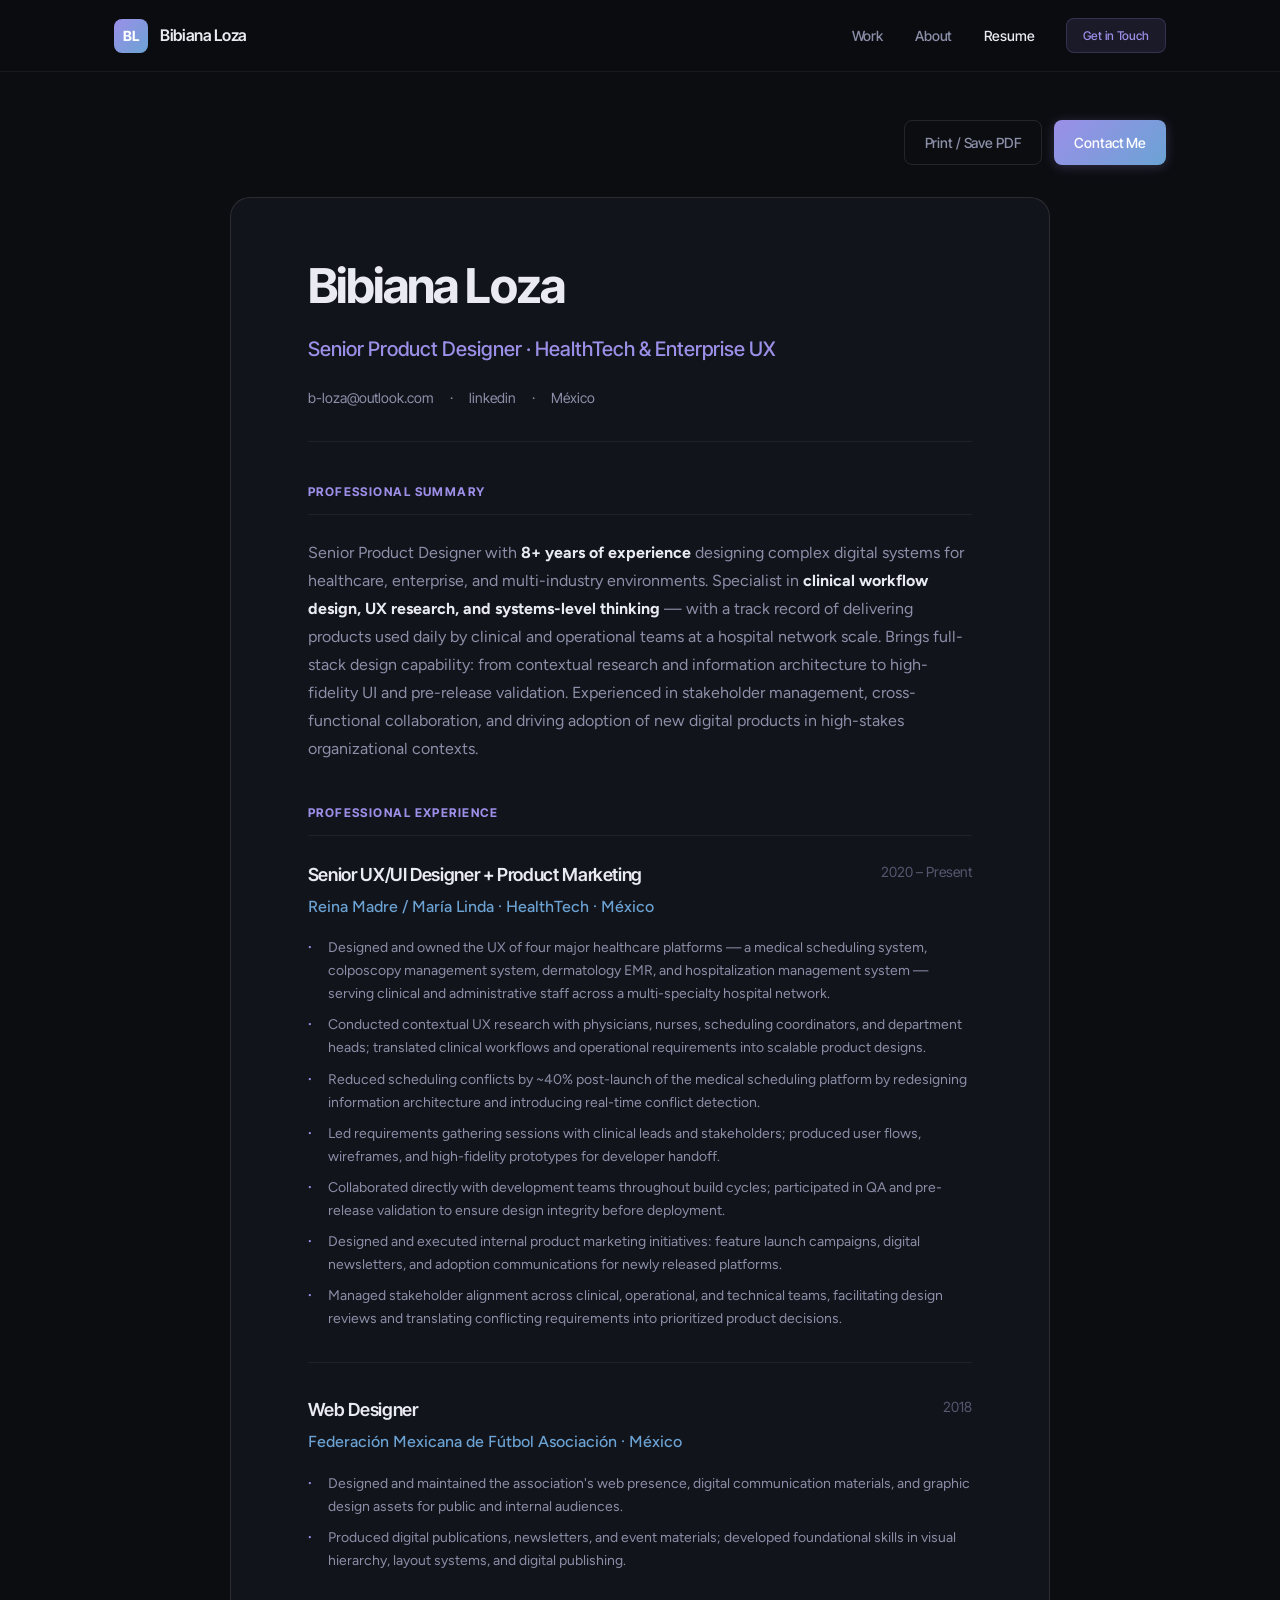
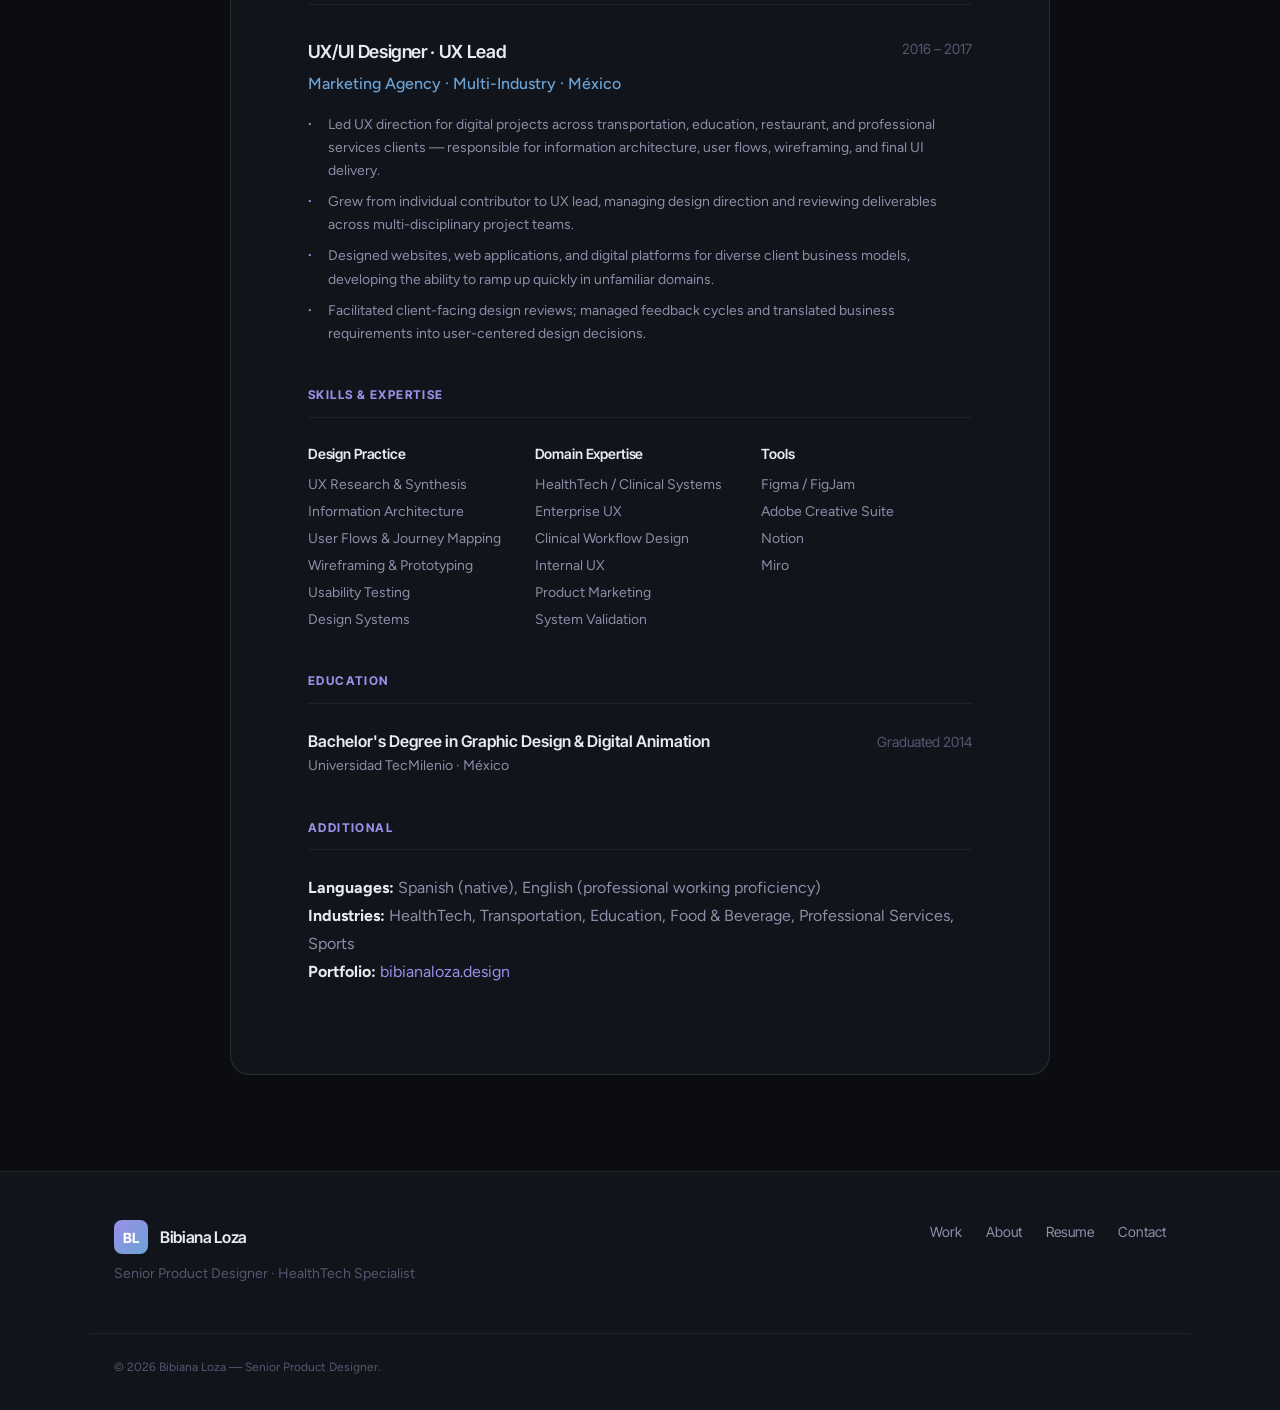
<file: resume.html>
<!DOCTYPE html>
<html lang="en">
<head>
  <meta charset="UTF-8">
  <meta name="viewport" content="width=device-width, initial-scale=1.0">
  <meta name="description" content="Resume — Bibiana Loza, Senior Product Designer specializing in HealthTech systems and enterprise UX.">
  <title>Resume — Bibiana Loza</title>
  <link rel="preconnect" href="https://fonts.googleapis.com">
  <link rel="preconnect" href="https://fonts.gstatic.com" crossorigin>
  <link href="https://fonts.googleapis.com/css2?family=Inter+Tight:ital,wght@0,300;0,400;0,500;0,600;0,700;1,400&family=Figtree:wght@300;400;500;600;700&display=swap" rel="stylesheet">
  <link rel="stylesheet" href="css/design-system.css">
  <link rel="stylesheet" href="css/styles.css">
  <link rel="shortcut icon" href="assets/logo-bibi-loza.ico" type="image/x-icon">
</head>
<body>

  <nav class="nav" id="nav">
    <div class="container nav__inner">
      <a href="index.html" class="nav__logo">
        <span class="nav__logo-mark">BL</span>
        <span class="nav__logo-name">Bibiana Loza</span>
      </a>
      <div class="nav__links">
        <a href="index.html#work" class="nav__link">Work</a>
        <a href="about.html" class="nav__link">About</a>
        <a href="resume.html" class="nav__link active">Resume</a>
        <a href="mailto:b-loza@outlook.com" class="btn btn--accent btn--sm">Get in Touch</a>
      </div>
      <button class="nav__toggle" id="navToggle" aria-label="Toggle navigation" aria-expanded="false">
        <span></span><span></span><span></span>
      </button>
    </div>
  </nav>

  <div class="nav__mobile" id="navMobile">
    <a href="index.html#work" class="nav__link">Work</a>
    <a href="about.html" class="nav__link">About</a>
    <a href="resume.html" class="nav__link">Resume</a>
    <a href="mailto:b-loza@outlook.com" class="btn btn--primary">Get in Touch</a>
  </div>

  <!-- ── Resume Page ─────────────────────────────────────────── -->
  <main class="resume-page">
    <div class="container">

      <!-- Actions bar -->
      <div class="resume-actions">
        <button class="btn btn--ghost" id="printResume">Print / Save PDF</button>
        <a href="mailto:b-loza@outlook.com" class="btn btn--primary">Contact Me</a>
      </div>

      <!-- Resume Document -->
      <article class="resume-doc">

        <!-- Header -->
        <header class="resume-header">
          <h1 class="resume-name">Bibiana Loza</h1>
          <p class="resume-title">Senior Product Designer · HealthTech &amp; Enterprise UX</p>
          <div class="resume-contact">
            <a href="mailto:b-loza@outlook.com">b-loza@outlook.com</a>
            <span>·</span>
            <a href="https://www.linkedin.com/in/bibiana-loza-466080157" target="_blank">linkedin</a>
            <span>·</span>
            <span>México</span>
          </div>
        </header>

        <!-- Summary -->
        <section class="resume-section">
          <h2 class="resume-section__heading">Professional Summary</h2>
          <p class="resume-summary">
            Senior Product Designer with <strong>8+ years of experience</strong> designing complex
            digital systems for healthcare, enterprise, and multi-industry environments.
            Specialist in <strong>clinical workflow design, UX research, and systems-level thinking</strong>
            — with a track record of delivering products used daily by clinical and operational
            teams at a hospital network scale. Brings full-stack design capability: from
            contextual research and information architecture to high-fidelity UI and
            pre-release validation. Experienced in stakeholder management, cross-functional
            collaboration, and driving adoption of new digital products in high-stakes
            organizational contexts.
          </p>
        </section>

        <!-- Experience -->
        <section class="resume-section">
          <h2 class="resume-section__heading">Professional Experience</h2>

          <div class="resume-exp-item">
            <div class="resume-exp-header">
              <span class="resume-exp-role">Senior UX/UI Designer + Product Marketing</span>
              <span class="resume-exp-period">2020 – Present</span>
            </div>
            <div class="resume-exp-company">Reina Madre / María Linda · HealthTech · México</div>
            <ul class="resume-exp-bullets">
              <li>Designed and owned the UX of four major healthcare platforms — a medical scheduling system, colposcopy management system, dermatology EMR, and hospitalization management system — serving clinical and administrative staff across a multi-specialty hospital network.</li>
              <li>Conducted contextual UX research with physicians, nurses, scheduling coordinators, and department heads; translated clinical workflows and operational requirements into scalable product designs.</li>
              <li>Reduced scheduling conflicts by ~40% post-launch of the medical scheduling platform by redesigning information architecture and introducing real-time conflict detection.</li>
              <li>Led requirements gathering sessions with clinical leads and stakeholders; produced user flows, wireframes, and high-fidelity prototypes for developer handoff.</li>
              <li>Collaborated directly with development teams throughout build cycles; participated in QA and pre-release validation to ensure design integrity before deployment.</li>
              <li>Designed and executed internal product marketing initiatives: feature launch campaigns, digital newsletters, and adoption communications for newly released platforms.</li>
              <li>Managed stakeholder alignment across clinical, operational, and technical teams, facilitating design reviews and translating conflicting requirements into prioritized product decisions.</li>
            </ul>
          </div>

          <div class="resume-exp-item">
            <div class="resume-exp-header">
              <span class="resume-exp-role">Web Designer</span>
              <span class="resume-exp-period">2018</span>
            </div>
            <div class="resume-exp-company">Federación Mexicana de Fútbol Asociación · México</div>
            <ul class="resume-exp-bullets">
              <li>Designed and maintained the association's web presence, digital communication materials, and graphic design assets for public and internal audiences.</li>
              <li>Produced digital publications, newsletters, and event materials; developed foundational skills in visual hierarchy, layout systems, and digital publishing.</li>
            </ul>
          </div>

          <div class="resume-exp-item">
            <div class="resume-exp-header">
              <span class="resume-exp-role">UX/UI Designer · UX Lead</span>
              <span class="resume-exp-period">2016 – 2017</span>
            </div>
            <div class="resume-exp-company">Marketing Agency · Multi-Industry · México</div>
            <ul class="resume-exp-bullets">
              <li>Led UX direction for digital projects across transportation, education, restaurant, and professional services clients — responsible for information architecture, user flows, wireframing, and final UI delivery.</li>
              <li>Grew from individual contributor to UX lead, managing design direction and reviewing deliverables across multi-disciplinary project teams.</li>
              <li>Designed websites, web applications, and digital platforms for diverse client business models, developing the ability to ramp up quickly in unfamiliar domains.</li>
              <li>Facilitated client-facing design reviews; managed feedback cycles and translated business requirements into user-centered design decisions.</li>
            </ul>
          </div>

        </section>

        <!-- Skills -->
        <section class="resume-section">
          <h2 class="resume-section__heading">Skills &amp; Expertise</h2>
          <div class="resume-skills-grid">
            <div>
              <div class="resume-skill-group__title">Design Practice</div>
              <div class="resume-skill-group__items">
                <span>UX Research &amp; Synthesis</span>
                <span>Information Architecture</span>
                <span>User Flows &amp; Journey Mapping</span>
                <span>Wireframing &amp; Prototyping</span>
                <span>Usability Testing</span>
                <span>Design Systems</span>
              </div>
            </div>
            <div>
              <div class="resume-skill-group__title">Domain Expertise</div>
              <div class="resume-skill-group__items">
                <span>HealthTech / Clinical Systems</span>
                <span>Enterprise UX</span>
                <span>Clinical Workflow Design</span>
                <span>Internal UX</span>
                <span>Product Marketing</span>
                <span>System Validation</span>
              </div>
            </div>
            <div>
              <div class="resume-skill-group__title">Tools</div>
              <div class="resume-skill-group__items">
                <span>Figma / FigJam</span>
                <span>Adobe Creative Suite</span>
                <span>Notion</span>
                <span>Miro</span>
              </div>
            </div>
          </div>
        </section>

        <!-- Education -->
        <section class="resume-section">
          <h2 class="resume-section__heading">Education</h2>
          <div class="resume-edu-item">
            <div>
              <div class="resume-edu-degree">Bachelor's Degree in Graphic Design &amp; Digital Animation</div>
              <div class="resume-edu-school">Universidad TecMilenio · México</div>
            </div>
            <div class="resume-edu-year">Graduated 2014</div>
          </div>
        </section>

        <!-- Additional -->
        <section class="resume-section">
          <h2 class="resume-section__heading">Additional</h2>
          <p class="resume-summary">
            <strong>Languages:</strong> Spanish (native), English (professional working proficiency)<br>
            <strong>Industries:</strong> HealthTech, Transportation, Education, Food &amp; Beverage, Professional Services, Sports<br>
            <strong>Portfolio:</strong> <a href="index.html" style="color: var(--purple);">bibianaloza.design</a>
          </p>
        </section>

      </article>
    </div>
  </main>

  <footer class="footer">
    <div class="container footer__inner">
      <div class="footer__left">
        <a href="index.html" class="nav__logo">
          <span class="nav__logo-mark">BL</span>
          <span class="nav__logo-name">Bibiana Loza</span>
        </a>
        <p class="footer__tagline">Senior Product Designer · HealthTech Specialist</p>
      </div>
      <nav class="footer__links">
        <a href="index.html#work">Work</a>
        <a href="about.html">About</a>
        <a href="resume.html">Resume</a>
        <a href="mailto:b-loza@outlook.com">Contact</a>
      </nav>
    </div>
    <div class="container footer__bottom">
      <p>© 2026 Bibiana Loza — Senior Product Designer.</p>
    </div>
  </footer>

  <script src="js/main.js"></script>
</body>
</html>
</file>
<file: css/design-system.css>
/* ================================================================
   DESIGN SYSTEM — BIBI LOZA PORTFOLIO
   ================================================================ */

:root {
  /* Backgrounds */
  --bg:           #0C0D11;
  --surface-1:    #12141B;
  --surface-2:    #191C27;
  --surface-3:    #222535;

  /* Borders */
  --border-subtle: rgba(255,255,255,0.06);
  --border:        rgba(255,255,255,0.10);
  --border-strong: rgba(255,255,255,0.17);

  /* Text */
  --text-primary:   #E9EAF2;
  --text-secondary: #8B8FA8;
  --text-muted:     #545870;

  /* Accents */
  --purple:       #9B8FE8;
  --blue:         #6BA3D4;
  --purple-dim:   rgba(155,143,232,0.11);
  --blue-dim:     rgba(107,163,212,0.11);
  --purple-glow:  rgba(155,143,232,0.22);

  /* Gradient */
  --gradient: linear-gradient(135deg, #9B8FE8 0%, #6BA3D4 100%);

  /* Fonts */
  --font-display: 'Inter Tight', -apple-system, sans-serif;
  --font-body:    'Figtree', -apple-system, sans-serif;

  /* Scale */
  --text-xs:   0.75rem;
  --text-sm:   0.875rem;
  --text-base: 1rem;
  --text-lg:   1.125rem;
  --text-xl:   1.25rem;
  --text-2xl:  1.5rem;
  --text-3xl:  1.875rem;
  --text-4xl:  2.25rem;
  --text-5xl:  3rem;
  --text-6xl:  3.75rem;
  --text-7xl:  4.5rem;

  /* Spacing */
  --s1:  0.25rem;
  --s2:  0.5rem;
  --s3:  0.75rem;
  --s4:  1rem;
  --s5:  1.25rem;
  --s6:  1.5rem;
  --s8:  2rem;
  --s10: 2.5rem;
  --s12: 3rem;
  --s16: 4rem;
  --s20: 5rem;
  --s24: 6rem;
  --s32: 8rem;

  /* Radius */
  --r-sm:   4px;
  --r-md:   8px;
  --r-lg:   12px;
  --r-xl:   20px;
  --r-full: 9999px;

  /* Shadows */
  --shadow-sm: 0 1px 3px rgba(0,0,0,0.35);
  --shadow-md: 0 4px 16px rgba(0,0,0,0.45);
  --shadow-lg: 0 8px 32px rgba(0,0,0,0.55);
  --shadow-glow: 0 0 32px rgba(155,143,232,0.12);

  /* Motion */
  --ease: cubic-bezier(0.4,0,0.2,1);
  --fast:   150ms;
  --base:   220ms;
  --slow:   350ms;

  /* Layout */
  --container: 1100px;
  --nav-h:     72px;
}

/* ── Reset ──────────────────────────────────────────────────── */
*, *::before, *::after { box-sizing: border-box; margin: 0; padding: 0; }

html {
  scroll-behavior: smooth;
  -webkit-font-smoothing: antialiased;
  -moz-osx-font-smoothing: grayscale;
  text-rendering: optimizeLegibility;
}

body {
  background: var(--bg);
  color: var(--text-primary);
  font-family: var(--font-body);
  font-size: var(--text-base);
  line-height: 1.65;
}

img, svg { max-width: 100%; display: block; }
a { color: inherit; text-decoration: none; }
ul, ol { list-style: none; }
button { cursor: pointer; border: none; background: none; font: inherit; }

/* ── Utilities ──────────────────────────────────────────────── */
.text-gradient {
  background: var(--gradient);
  -webkit-background-clip: text;
  -webkit-text-fill-color: transparent;
  background-clip: text;
}

.text-purple { color: var(--purple); }
.text-blue   { color: var(--blue); }
.text-muted  { color: var(--text-muted); }
.text-secondary { color: var(--text-secondary); }

.font-display { font-family: var(--font-display); }

.hide-mobile { display: none; }
@media (min-width: 768px) { .hide-mobile { display: inline; } }
</file>
<file: css/styles.css>
/* ================================================================
   COMPONENT STYLES — BIBI LOZA PORTFOLIO
   ================================================================ */

/* ── Layout ─────────────────────────────────────────────────── */
.container {
  width: 100%;
  max-width: var(--container);
  margin: 0 auto;
  padding: 0 var(--s6);
}

.section {
  padding: var(--s24) 0;
}

.section--alt {
  background: var(--surface-1);
  border-top: 1px solid var(--border-subtle);
  border-bottom: 1px solid var(--border-subtle);
}

.section__header {
  margin-bottom: var(--s16);
  max-width: 560px;
}

.section__title {
  font-family: var(--font-display);
  font-size: var(--text-4xl);
  font-weight: 600;
  letter-spacing: -0.03em;
  line-height: 1.15;
  margin-bottom: var(--s4);
}

.section__sub {
  color: var(--text-secondary);
  font-size: var(--text-lg);
  line-height: 1.6;
}

/* ── Navigation ─────────────────────────────────────────────── */
.nav {
  position: fixed;
  top: 0;
  left: 0;
  right: 0;
  z-index: 100;
  height: var(--nav-h);
  background: rgba(12,13,17,0.80);
  backdrop-filter: blur(16px) saturate(160%);
  -webkit-backdrop-filter: blur(16px) saturate(160%);
  border-bottom: 1px solid var(--border-subtle);
  transition: background var(--base) var(--ease),
              border-color var(--base) var(--ease);
}

.nav.scrolled {
  background: rgba(12,13,17,0.95);
  border-color: var(--border);
}

.nav__inner {
  display: flex;
  align-items: center;
  justify-content: space-between;
  height: 100%;
}

.nav__logo {
  display: flex;
  align-items: center;
  gap: var(--s3);
  font-family: var(--font-display);
  font-weight: 600;
}

.nav__logo-mark {
  display: flex;
  align-items: center;
  justify-content: center;
  width: 34px;
  height: 34px;
  background: var(--gradient);
  border-radius: var(--r-md);
  font-size: var(--text-sm);
  font-weight: 700;
  color: #fff;
  letter-spacing: 0;
  flex-shrink: 0;
}

.nav__logo-name {
  font-size: var(--text-base);
  color: var(--text-primary);
  letter-spacing: -0.02em;
}

.nav__links {
  display: none;
  align-items: center;
  gap: var(--s8);
}

@media (min-width: 768px) {
  .nav__links { display: flex; }
}

.nav__link {
  font-size: var(--text-sm);
  font-family: var(--font-display);
  font-weight: 500;
  color: var(--text-secondary);
  transition: color var(--fast) var(--ease);
  letter-spacing: -0.01em;
}

.nav__link:hover,
.nav__link.active { color: var(--text-primary); }

.nav__toggle {
  display: flex;
  flex-direction: column;
  gap: 5px;
  padding: var(--s2);
}

.nav__toggle span {
  display: block;
  width: 22px;
  height: 1.5px;
  background: var(--text-secondary);
  transition: transform var(--base) var(--ease), opacity var(--fast) var(--ease);
}

.nav__toggle.open span:nth-child(1) { transform: translateY(6.5px) rotate(45deg); }
.nav__toggle.open span:nth-child(2) { opacity: 0; }
.nav__toggle.open span:nth-child(3) { transform: translateY(-6.5px) rotate(-45deg); }

@media (min-width: 768px) { .nav__toggle { display: none; } }

/* Mobile menu */
.nav__mobile {
  display: none;
  position: fixed;
  top: var(--nav-h);
  left: 0; right: 0;
  background: var(--surface-1);
  border-bottom: 1px solid var(--border);
  padding: var(--s6);
  flex-direction: column;
  gap: var(--s4);
  z-index: 99;
}

.nav__mobile.open { display: flex; }

.nav__mobile .nav__link {
  font-size: var(--text-lg);
  padding: var(--s2) 0;
}

/* ── Buttons ─────────────────────────────────────────────────── */
.btn {
  display: inline-flex;
  align-items: center;
  gap: var(--s2);
  font-family: var(--font-display);
  font-weight: 500;
  font-size: var(--text-sm);
  letter-spacing: -0.01em;
  border-radius: var(--r-md);
  transition: all var(--base) var(--ease);
  white-space: nowrap;
  padding: 0.625rem var(--s5);
}

.btn--primary {
  background: var(--gradient);
  color: #fff;
  box-shadow: 0 2px 12px rgba(155,143,232,0.25);
}

.btn--primary:hover {
  transform: translateY(-1px);
  box-shadow: 0 4px 20px rgba(155,143,232,0.35);
}

.btn--ghost {
  background: transparent;
  color: var(--text-secondary);
  border: 1px solid var(--border);
}

.btn--ghost:hover {
  border-color: var(--border-strong);
  color: var(--text-primary);
  background: var(--surface-2);
}

.btn--accent {
  background: var(--purple-dim);
  color: var(--purple);
  border: 1px solid rgba(155,143,232,0.2);
}

.btn--accent:hover {
  background: rgba(155,143,232,0.18);
  border-color: rgba(155,143,232,0.35);
}

.btn--sm {
  padding: 0.4rem var(--s4);
  font-size: var(--text-xs);
}

/* ── Badges & Tags ───────────────────────────────────────────── */
.badge {
  display: inline-flex;
  align-items: center;
  padding: 0.25rem var(--s3);
  border-radius: var(--r-full);
  font-family: var(--font-display);
  font-size: var(--text-xs);
  font-weight: 500;
  letter-spacing: 0.02em;
  text-transform: uppercase;
}

.badge--purple {
  background: var(--purple-dim);
  color: var(--purple);
  border: 1px solid rgba(155,143,232,0.2);
}

.badge--blue {
  background: var(--blue-dim);
  color: var(--blue);
  border: 1px solid rgba(107,163,212,0.2);
}

.badge--subtle {
  background: rgba(255,255,255,0.05);
  color: var(--text-secondary);
  border: 1px solid var(--border);
}

.tag {
  display: inline-flex;
  align-items: center;
  padding: 0.2rem var(--s3);
  border-radius: var(--r-full);
  font-size: var(--text-xs);
  font-family: var(--font-display);
  font-weight: 500;
  color: var(--text-muted);
  background: var(--surface-2);
  border: 1px solid var(--border-subtle);
  letter-spacing: 0.01em;
}

.tag--purple { color: var(--purple); background: var(--purple-dim); border-color: rgba(155,143,232,0.18); }
.tag--blue   { color: var(--blue);   background: var(--blue-dim);   border-color: rgba(107,163,212,0.18); }

/* ── Hero ────────────────────────────────────────────────────── */
.hero {
  position: relative;
  padding-top: calc(var(--nav-h) + var(--s24));
  padding-bottom: var(--s24);
  overflow: hidden;
}

.hero__bg-effect {
  position: absolute;
  top: 0; left: 50%;
  transform: translateX(-50%);
  width: 900px;
  height: 600px;
  background: radial-gradient(ellipse at 50% 0%,
    rgba(155,143,232,0.12) 0%,
    rgba(107,163,212,0.06) 40%,
    transparent 70%);
  pointer-events: none;
  z-index: 0;
}

.hero .container { position: relative; z-index: 1; }

.hero__eyebrow {
  display: flex;
  flex-wrap: wrap;
  align-items: center;
  gap: var(--s2);
  margin-bottom: var(--s8);
}

.hero__headline {
  font-family: var(--font-display);
  font-size: clamp(var(--text-4xl), 6vw, var(--text-7xl));
  font-weight: 700;
  letter-spacing: -0.04em;
  line-height: 1.08;
  margin-bottom: var(--s8);
  max-width: 820px;
}

.hero__body {
  font-size: clamp(var(--text-base), 2vw, var(--text-xl));
  color: var(--text-secondary);
  line-height: 1.65;
  margin-bottom: var(--s10);
  max-width: 580px;
}

.hero__actions {
  display: flex;
  flex-wrap: wrap;
  gap: var(--s3);
}

/* ── Expertise Strip ─────────────────────────────────────────── */
.expertise-strip {
  padding: var(--s16) 0;
  border-top: 1px solid var(--border-subtle);
  border-bottom: 1px solid var(--border-subtle);
  background: var(--surface-1);
}

.expertise-strip__grid {
  display: grid;
  grid-template-columns: repeat(2, 1fr);
  gap: var(--s8);
}

@media (min-width: 768px) {
  .expertise-strip__grid { grid-template-columns: repeat(4, 1fr); }
}

.expertise-item {
  padding: var(--s6);
  border-radius: var(--r-lg);
  border: 1px solid var(--border-subtle);
  background: var(--surface-2);
  transition: border-color var(--base) var(--ease), background var(--base) var(--ease);
}

.expertise-item:hover {
  border-color: var(--border);
  background: var(--surface-3);
}

.expertise-item__icon {
  font-size: var(--text-2xl);
  margin-bottom: var(--s4);
  color: var(--purple);
  line-height: 1;
}

.expertise-item__title {
  font-family: var(--font-display);
  font-size: var(--text-base);
  font-weight: 600;
  letter-spacing: -0.02em;
  margin-bottom: var(--s2);
  color: var(--text-primary);
}

.expertise-item__text {
  font-size: var(--text-sm);
  color: var(--text-secondary);
  line-height: 1.55;
}

/* ── Metrics Strip ───────────────────────────────────────────── */
.metrics-strip {
  padding: var(--s16) 0;
}

.metrics-strip__grid {
  display: grid;
  grid-template-columns: repeat(2, 1fr);
  gap: var(--s1);
}

@media (min-width: 768px) {
  .metrics-strip__grid { grid-template-columns: repeat(4, 1fr); }
}

.metric-item {
  padding: var(--s8) var(--s6);
  text-align: center;
}

.metric-item__value {
  font-family: var(--font-display);
  font-size: var(--text-5xl);
  font-weight: 700;
  letter-spacing: -0.04em;
  line-height: 1;
  margin-bottom: var(--s2);
}

.metric-item__label {
  font-size: var(--text-sm);
  color: var(--text-muted);
  letter-spacing: 0.01em;
}

/* ── Project Grid ────────────────────────────────────────────── */
.projects-grid {
  display: grid;
  grid-template-columns: 1fr;
  gap: var(--s6);
}

@media (min-width: 768px) {
  .projects-grid {
    grid-template-columns: repeat(2, 1fr);
  }
  .project-card--wide {
    grid-column: 1 / -1;
    display: grid;
    grid-template-columns: 1fr 1fr;
  }
}

.project-card {
  display: block;
  border-radius: var(--r-xl);
  border: 1px solid var(--border);
  background: var(--surface-1);
  overflow: hidden;
  transition: border-color var(--base) var(--ease),
              transform var(--slow) var(--ease),
              box-shadow var(--slow) var(--ease);
}

.project-card:hover {
  border-color: var(--border-strong);
  transform: translateY(-3px);
  box-shadow: var(--shadow-lg);
}

.project-card__image {
  aspect-ratio: 25/9;
  position: relative;
  overflow: hidden;
}

.project-card__image--1 { background: linear-gradient(135deg, #1a1830 0%, #1c2540 100%); }
.project-card__image--2 { background: linear-gradient(135deg, #0f2030 0%, #1a2535 100%); }
.project-card__image--3 { background: linear-gradient(135deg, #1e1630 0%, #221c40 100%); }

.project-card__image-placeholder {
  width: 100%;
  height: 100%;
  display: flex;
  align-items: center;
  justify-content: center;
}

.project-card__image-img {
  width: 100%;
  height: 100%;
  object-fit: cover;
  object-position: center;
}

.project-card__icon {
  font-size: 4rem;
  opacity: 0.15;
  color: var(--purple);
}

.project-card__body {
  padding: var(--s6) var(--s8);
}

.project-card__meta {
  display: flex;
  flex-wrap: wrap;
  gap: var(--s2);
  margin-bottom: var(--s4);
}

.project-card__title {
  font-family: var(--font-display);
  font-size: var(--text-xl);
  font-weight: 600;
  letter-spacing: -0.025em;
  line-height: 1.25;
  margin-bottom: var(--s3);
  color: var(--text-primary);
}

.project-card__desc {
  font-size: var(--text-sm);
  color: var(--text-secondary);
  line-height: 1.65;
  margin-bottom: var(--s5);
}

.project-card__metric {
  font-size: var(--text-sm);
  color: var(--text-secondary);
  margin-bottom: var(--s5);
  padding: var(--s3) var(--s4);
  background: var(--surface-2);
  border-radius: var(--r-md);
  border-left: 2px solid var(--purple);
}

.metric-highlight {
  font-family: var(--font-display);
  font-weight: 700;
  color: var(--purple);
}

.project-card__cta {
  font-family: var(--font-display);
  font-size: var(--text-sm);
  font-weight: 500;
  color: var(--text-muted);
  display: flex;
  align-items: center;
  gap: var(--s2);
  transition: color var(--fast) var(--ease);
}

.project-card:hover .project-card__cta { color: var(--purple); }

.arrow {
  transition: transform var(--base) var(--ease);
}

.project-card:hover .arrow { transform: translateX(4px); }

/* ── Two Column ──────────────────────────────────────────────── */
.two-col {
  display: grid;
  grid-template-columns: 1fr;
  gap: var(--s12);
}

@media (min-width: 900px) {
  .two-col { grid-template-columns: 1fr 1.4fr; align-items: start; }
}

/* ── Capabilities List ───────────────────────────────────────── */
.capabilities-list {
  display: flex;
  flex-direction: column;
  gap: 0;
}

.capability-item {
  display: flex;
  flex-direction: column;
  gap: var(--s1);
  padding: var(--s5) 0;
  border-bottom: 1px solid var(--border-subtle);
}

.capability-item:last-child { border-bottom: none; }

.capability-item__label {
  font-family: var(--font-display);
  font-size: var(--text-base);
  font-weight: 600;
  color: var(--text-primary);
  letter-spacing: -0.02em;
}

.capability-item__detail {
  font-size: var(--text-sm);
  color: var(--text-secondary);
}

.body-large {
  font-size: var(--text-lg);
  color: var(--text-secondary);
  line-height: 1.7;
  margin-top: var(--s6);
}

/* ── CTA Section ─────────────────────────────────────────────── */
.cta-section {
  padding: var(--s24) 0;
}

.cta-box {
  background: var(--surface-1);
  border: 1px solid var(--border);
  border-radius: var(--r-2xl, 28px);
  padding: var(--s16);
  text-align: center;
  position: relative;
  overflow: hidden;
}

.cta-box::before {
  content: '';
  position: absolute;
  top: 0; left: 50%;
  transform: translateX(-50%);
  width: 600px;
  height: 300px;
  background: radial-gradient(ellipse at 50% -20%, rgba(155,143,232,0.12) 0%, transparent 60%);
  pointer-events: none;
}

.cta-box__title {
  font-family: var(--font-display);
  font-size: clamp(var(--text-2xl), 4vw, var(--text-4xl));
  font-weight: 600;
  letter-spacing: -0.03em;
  margin-bottom: var(--s4);
  position: relative;
}

.cta-box__body {
  color: var(--text-secondary);
  font-size: var(--text-lg);
  margin-bottom: var(--s8);
  position: relative;
}

/* ── Footer ──────────────────────────────────────────────────── */
.footer {
  border-top: 1px solid var(--border-subtle);
  background: var(--surface-1);
  padding: var(--s12) 0 var(--s8);
}

.footer__inner {
  display: flex;
  flex-wrap: wrap;
  align-items: flex-start;
  justify-content: space-between;
  gap: var(--s8);
  margin-bottom: var(--s12);
}

.footer__tagline {
  font-size: var(--text-sm);
  color: var(--text-muted);
  margin-top: var(--s2);
}

.footer__links {
  display: flex;
  flex-wrap: wrap;
  gap: var(--s6);
}

.footer__links a {
  font-size: var(--text-sm);
  color: var(--text-secondary);
  font-family: var(--font-display);
  transition: color var(--fast) var(--ease);
}

.footer__links a:hover { color: var(--text-primary); }

.footer__bottom {
  border-top: 1px solid var(--border-subtle);
  padding-top: var(--s6);
}

.footer__bottom p {
  font-size: var(--text-xs);
  color: var(--text-muted);
}

/* ── About Page ──────────────────────────────────────────────── */
.page-hero {
  padding-top: calc(var(--nav-h) + var(--s20));
  padding-bottom: var(--s20);
  border-bottom: 1px solid var(--border-subtle);
  position: relative;
  overflow: hidden;
}

.page-hero__bg {
  position: absolute;
  top: 0; right: 0;
  width: 600px; height: 400px;
  background: radial-gradient(ellipse at 80% 20%, rgba(107,163,212,0.10) 0%, transparent 60%);
  pointer-events: none;
}

.page-hero .container { position: relative; z-index: 1; }

.page-hero__eyebrow {
  font-family: var(--font-display);
  font-size: var(--text-xs);
  font-weight: 600;
  letter-spacing: 0.12em;
  text-transform: uppercase;
  color: var(--purple);
  margin-bottom: var(--s6);
}

.page-hero__title {
  font-family: var(--font-display);
  font-size: clamp(var(--text-4xl), 5vw, var(--text-6xl));
  font-weight: 700;
  letter-spacing: -0.04em;
  line-height: 1.1;
  margin-bottom: var(--s6);
  max-width: 720px;
}

.page-hero__sub {
  font-size: var(--text-xl);
  color: var(--text-secondary);
  line-height: 1.65;
  max-width: 580px;
}

/* ── About Narrative ─────────────────────────────────────────── */
.about-grid {
  display: grid;
  grid-template-columns: 1fr;
  gap: var(--s16);
}

@media (min-width: 900px) {
  .about-grid { grid-template-columns: 2.5fr 1fr; align-items: start; }
}

.about-text p {
  font-size: var(--text-lg);
  color: var(--text-secondary);
  line-height: 1.75;
  margin-bottom: var(--s6);
}

.about-text p:first-child {
  font-size: var(--text-xl);
  color: var(--text-primary);
}

.about-text strong { color: var(--text-primary); font-weight: 600; }

.about-sidebar {
  position: sticky;
  top: calc(var(--nav-h) + var(--s8));
}

.info-card {
  background: var(--surface-2);
  border: 1px solid var(--border);
  border-radius: var(--r-lg);
  padding: var(--s6);
  margin-bottom: var(--s4);
}

.info-card__label {
  font-family: var(--font-display);
  font-size: var(--text-xs);
  font-weight: 600;
  letter-spacing: 0.1em;
  text-transform: uppercase;
  color: var(--text-muted);
  margin-bottom: var(--s3);
}

.info-card__value {
  font-family: var(--font-display);
  font-size: var(--text-base);
  font-weight: 500;
  color: var(--text-primary);
}

.info-card__value a { color: var(--purple); }

/* ── Timeline ────────────────────────────────────────────────── */
.timeline {
  position: relative;
  padding-left: var(--s10);
}

.timeline::before {
  content: '';
  position: absolute;
  left: var(--s4);
  top: 8px;
  bottom: 0;
  width: 1px;
  background: var(--border);
}

.timeline-item {
  position: relative;
  margin-bottom: var(--s12);
}

.timeline-item::before {
  content: '';
  position: absolute;
  left: calc(-1 * var(--s6) - 5px);
  top: 8px;
  width: 9px;
  height: 9px;
  border-radius: 50%;
  background: var(--purple);
  box-shadow: 0 0 0 3px rgba(155,143,232,0.2);
}

.timeline-item--current::before {
  background: var(--gradient);
  box-shadow: 0 0 0 4px rgba(155,143,232,0.25), var(--shadow-glow);
}

.timeline-item__period {
  font-family: var(--font-display);
  font-size: var(--text-xs);
  font-weight: 600;
  color: var(--text-muted);
  letter-spacing: 0.05em;
  text-transform: uppercase;
  margin-bottom: var(--s2);
}

.timeline-item__role {
  font-family: var(--font-display);
  font-size: var(--text-xl);
  font-weight: 600;
  letter-spacing: -0.025em;
  margin-bottom: var(--s1);
  color: var(--text-primary);
}

.timeline-item__company {
  font-size: var(--text-base);
  color: var(--purple);
  margin-bottom: var(--s4);
  font-weight: 500;
}

.timeline-item__desc {
  font-size: var(--text-sm);
  color: var(--text-secondary);
  line-height: 1.7;
  margin-bottom: var(--s4);
}

.timeline-item__tags {
  display: flex;
  flex-wrap: wrap;
  gap: var(--s2);
}

/* ── Skills Grid ─────────────────────────────────────────────── */
.skills-grid {
  display: grid;
  grid-template-columns: repeat(2, 1fr);
  gap: var(--s4);
}

@media (min-width: 768px) {
  .skills-grid { grid-template-columns: repeat(3, 1fr); }
}

.skill-group {
  background: var(--surface-2);
  border: 1px solid var(--border-subtle);
  border-radius: var(--r-lg);
  padding: var(--s5);
}

.skill-group__title {
  font-family: var(--font-display);
  font-size: var(--text-xs);
  font-weight: 700;
  letter-spacing: 0.1em;
  text-transform: uppercase;
  color: var(--blue);
  margin-bottom: var(--s3);
}

.skill-group__list {
  display: flex;
  flex-direction: column;
  gap: var(--s1);
}

.skill-group__item {
  font-size: var(--text-sm);
  color: var(--text-secondary);
}

/* ── Case Study ──────────────────────────────────────────────── */
.cs-hero {
  padding-top: calc(var(--nav-h) + var(--s20));
  padding-bottom: var(--s16);
  background: var(--surface-1);
  border-bottom: 1px solid var(--border-subtle);
}

.cs-hero__back {
  display: inline-flex;
  align-items: center;
  gap: var(--s2);
  font-family: var(--font-display);
  font-size: var(--text-sm);
  color: var(--text-muted);
  margin-bottom: var(--s8);
  transition: color var(--fast) var(--ease);
}

.cs-hero__back:hover { color: var(--text-secondary); }

.cs-hero__category {
  font-family: var(--font-display);
  font-size: var(--text-xs);
  font-weight: 700;
  letter-spacing: 0.12em;
  text-transform: uppercase;
  color: var(--purple);
  margin-bottom: var(--s4);
}

.cs-hero__title {
  font-family: var(--font-display);
  font-size: clamp(var(--text-3xl), 5vw, var(--text-6xl));
  font-weight: 700;
  letter-spacing: -0.04em;
  line-height: 1.1;
  margin-bottom: var(--s6);
  max-width: 800px;
}

.cs-hero__summary {
  font-size: var(--text-xl);
  color: var(--text-secondary);
  line-height: 1.65;
  max-width: 640px;
  margin-bottom: var(--s10);
}

.cs-meta-grid {
  display: grid;
  grid-template-columns: repeat(2, 1fr);
  gap: var(--s4);
  max-width: 640px;
}

@media (min-width: 600px) {
  .cs-meta-grid { grid-template-columns: repeat(4, 1fr); }
}

.cs-meta-item__label {
  font-family: var(--font-display);
  font-size: var(--text-xs);
  font-weight: 600;
  letter-spacing: 0.08em;
  text-transform: uppercase;
  color: var(--text-muted);
  margin-bottom: var(--s1);
}

.cs-meta-item__value {
  font-family: var(--font-display);
  font-size: var(--text-base);
  font-weight: 500;
  color: var(--text-primary);
}

/* Case Study Content */
.cs-content {
  padding: var(--s20) 0;
}

.cs-layout {
  display: grid;
  grid-template-columns: 1fr;
  gap: var(--s12);
}

@media (min-width: 1024px) {
  .cs-layout { grid-template-columns: 220px 1fr; gap: var(--s16); }
}

.cs-toc {
  display: none;
}

@media (min-width: 1024px) {
  .cs-toc {
    display: block;
    position: sticky;
    top: calc(var(--nav-h) + var(--s8));
    align-self: start;
  }
}

.cs-toc__label {
  font-family: var(--font-display);
  font-size: var(--text-xs);
  font-weight: 700;
  letter-spacing: 0.1em;
  text-transform: uppercase;
  color: var(--text-muted);
  margin-bottom: var(--s4);
}

.cs-toc__link {
  display: block;
  font-size: var(--text-sm);
  color: var(--text-muted);
  padding: var(--s2) 0;
  border-left: 2px solid var(--border);
  padding-left: var(--s4);
  transition: all var(--fast) var(--ease);
  font-family: var(--font-display);
}

.cs-toc__link:hover,
.cs-toc__link.active {
  color: var(--purple);
  border-left-color: var(--purple);
}

.cs-body { max-width: 720px; }

.cs-section {
  margin-bottom: var(--s16);
  padding-bottom: var(--s16);
  border-bottom: 1px solid var(--border-subtle);
}

.cs-section:last-child { border-bottom: none; }

.cs-section__label {
  font-family: var(--font-display);
  font-size: var(--text-xs);
  font-weight: 700;
  letter-spacing: 0.12em;
  text-transform: uppercase;
  color: var(--purple);
  margin-bottom: var(--s4);
}

.cs-section__title {
  font-family: var(--font-display);
  font-size: var(--text-3xl);
  font-weight: 600;
  letter-spacing: -0.03em;
  line-height: 1.2;
  margin-bottom: var(--s6);
  color: var(--text-primary);
}

.cs-section p {
  font-size: var(--text-base);
  color: var(--text-secondary);
  line-height: 1.8;
  margin-bottom: var(--s5);
}

.cs-section h4 {
  font-family: var(--font-display);
  font-size: var(--text-lg);
  font-weight: 600;
  color: var(--text-primary);
  letter-spacing: -0.02em;
  margin-top: var(--s8);
  margin-bottom: var(--s3);
}

.cs-section ul {
  list-style: none;
  display: flex;
  flex-direction: column;
  gap: var(--s3);
  margin-bottom: var(--s5);
}

.cs-section ul li {
  position: relative;
  padding-left: var(--s5);
  font-size: var(--text-base);
  color: var(--text-secondary);
  line-height: 1.65;
}

.cs-section ul li::before {
  content: '·';
  position: absolute;
  left: 0;
  color: var(--purple);
  font-weight: 700;
}

.image-block {
  background: var(--surface-2);
  border: 1px solid var(--border);
  border-radius: var(--r-lg);
  padding: var(--s16) var(--s12);
  margin: var(--s8) 0;
  text-align: center;
  color: var(--text-muted);
  font-size: var(--text-sm);
  font-family: var(--font-display);
  min-height: 240px;
  display: flex;
  align-items: center;
  justify-content: center;
  flex-direction: column;
  gap: var(--s3);
}

.image-block__icon {
  font-size: 3rem;
  opacity: 0.2;
  color: var(--purple);
}

.image-block__caption {
  font-size: var(--text-xs);
  color: var(--text-muted);
  font-style: italic;
}

.insight-card {
  background: var(--purple-dim);
  border: 1px solid rgba(155,143,232,0.18);
  border-radius: var(--r-lg);
  padding: var(--s6);
  margin: var(--s6) 0;
}

.insight-card__label {
  font-family: var(--font-display);
  font-size: var(--text-xs);
  font-weight: 700;
  letter-spacing: 0.1em;
  text-transform: uppercase;
  color: var(--purple);
  margin-bottom: var(--s3);
}

.insight-card__text {
  font-size: var(--text-base);
  color: var(--text-primary);
  line-height: 1.65;
}

.outcome-grid {
  display: grid;
  grid-template-columns: repeat(2, 1fr);
  gap: var(--s4);
  margin: var(--s8) 0;
}

@media (min-width: 600px) {
  .outcome-grid { grid-template-columns: repeat(3, 1fr); }
}

.outcome-card {
  background: var(--surface-2);
  border: 1px solid var(--border);
  border-radius: var(--r-lg);
  padding: var(--s5);
  text-align: center;
}

.outcome-card__value {
  font-family: var(--font-display);
  font-size: var(--text-3xl);
  font-weight: 700;
  letter-spacing: -0.04em;
  margin-bottom: var(--s1);
}

.outcome-card__label {
  font-size: var(--text-xs);
  color: var(--text-muted);
  line-height: 1.5;
}

.process-phases {
  display: flex;
  gap: 0;
  margin: var(--s8) 0;
  border: 1px solid var(--border);
  border-radius: var(--r-lg);
  overflow: hidden;
}

.process-phase {
  flex: 1;
  padding: var(--s4);
  text-align: center;
  border-right: 1px solid var(--border);
  background: var(--surface-2);
}

.process-phase:last-child { border-right: none; }

.process-phase__num {
  font-family: var(--font-display);
  font-size: var(--text-xs);
  color: var(--text-muted);
  margin-bottom: var(--s1);
}

.process-phase__name {
  font-family: var(--font-display);
  font-size: var(--text-sm);
  font-weight: 600;
  color: var(--text-primary);
}

/* ── Resume Page ─────────────────────────────────────────────── */
.resume-page {
  padding-top: calc(var(--nav-h) + var(--s12));
  padding-bottom: var(--s24);
}

.resume-actions {
  display: flex;
  justify-content: flex-end;
  gap: var(--s3);
  margin-bottom: var(--s8);
}

.resume-doc {
  background: var(--surface-1);
  border: 1px solid var(--border);
  border-radius: var(--r-xl);
  padding: var(--s12) clamp(var(--s8), 6vw, var(--s20));
  max-width: 820px;
  margin: 0 auto;
}

.resume-header {
  margin-bottom: var(--s10);
  padding-bottom: var(--s8);
  border-bottom: 1px solid var(--border-subtle);
}

.resume-name {
  font-family: var(--font-display);
  font-size: clamp(var(--text-3xl), 5vw, var(--text-5xl));
  font-weight: 700;
  letter-spacing: -0.04em;
  margin-bottom: var(--s2);
}

.resume-title {
  font-family: var(--font-display);
  font-size: var(--text-xl);
  color: var(--purple);
  font-weight: 500;
  margin-bottom: var(--s5);
}

.resume-contact {
  display: flex;
  flex-wrap: wrap;
  gap: var(--s4);
}

.resume-contact a,
.resume-contact span {
  font-family: var(--font-display);
  font-size: var(--text-sm);
  color: var(--text-secondary);
  display: flex;
  align-items: center;
  gap: var(--s1);
  transition: color var(--fast) var(--ease);
}

.resume-contact a:hover { color: var(--purple); }

.resume-section {
  margin-bottom: var(--s10);
}

.resume-section__heading {
  font-family: var(--font-display);
  font-size: var(--text-xs);
  font-weight: 700;
  letter-spacing: 0.12em;
  text-transform: uppercase;
  color: var(--purple);
  margin-bottom: var(--s6);
  padding-bottom: var(--s3);
  border-bottom: 1px solid var(--border-subtle);
}

.resume-summary {
  font-size: var(--text-base);
  color: var(--text-secondary);
  line-height: 1.75;
}

.resume-summary strong { color: var(--text-primary); }

.resume-exp-item {
  margin-bottom: var(--s8);
  padding-bottom: var(--s8);
  border-bottom: 1px solid var(--border-subtle);
}

.resume-exp-item:last-child {
  margin-bottom: 0;
  padding-bottom: 0;
  border-bottom: none;
}

.resume-exp-header {
  display: flex;
  flex-wrap: wrap;
  justify-content: space-between;
  align-items: flex-start;
  gap: var(--s2);
  margin-bottom: var(--s1);
}

.resume-exp-role {
  font-family: var(--font-display);
  font-size: var(--text-lg);
  font-weight: 600;
  letter-spacing: -0.02em;
  color: var(--text-primary);
}

.resume-exp-period {
  font-family: var(--font-display);
  font-size: var(--text-sm);
  color: var(--text-muted);
  white-space: nowrap;
}

.resume-exp-company {
  font-size: var(--text-base);
  color: var(--blue);
  font-weight: 500;
  margin-bottom: var(--s4);
}

.resume-exp-bullets {
  display: flex;
  flex-direction: column;
  gap: var(--s2);
}

.resume-exp-bullets li {
  position: relative;
  padding-left: var(--s5);
  font-size: var(--text-sm);
  color: var(--text-secondary);
  line-height: 1.65;
}

.resume-exp-bullets li::before {
  content: '·';
  position: absolute;
  left: 0;
  color: var(--purple);
  font-weight: 700;
}

.resume-skills-grid {
  display: grid;
  grid-template-columns: repeat(2, 1fr);
  gap: var(--s4);
}

@media (min-width: 600px) {
  .resume-skills-grid { grid-template-columns: repeat(3, 1fr); }
}

.resume-skill-group__title {
  font-family: var(--font-display);
  font-size: var(--text-sm);
  font-weight: 600;
  color: var(--text-primary);
  margin-bottom: var(--s2);
  letter-spacing: -0.01em;
}

.resume-skill-group__items {
  display: flex;
  flex-direction: column;
  gap: var(--s1);
}

.resume-skill-group__items span {
  font-size: var(--text-sm);
  color: var(--text-secondary);
}

.resume-edu-item {
  display: flex;
  flex-wrap: wrap;
  justify-content: space-between;
  align-items: baseline;
  gap: var(--s2);
}

.resume-edu-degree {
  font-family: var(--font-display);
  font-size: var(--text-base);
  font-weight: 600;
  color: var(--text-primary);
}

.resume-edu-school {
  font-size: var(--text-sm);
  color: var(--text-secondary);
}

.resume-edu-year {
  font-family: var(--font-display);
  font-size: var(--text-sm);
  color: var(--text-muted);
}

/* ── Animations ──────────────────────────────────────────────── */
.fade-in {
  opacity: 0;
  transform: translateY(20px);
  transition: opacity var(--slow) var(--ease),
              transform var(--slow) var(--ease);
}

.fade-in.visible {
  opacity: 1;
  transform: translateY(0);
}

.fade-in--delay-1.visible { transition-delay: 100ms; }
.fade-in--delay-2.visible { transition-delay: 200ms; }
.fade-in--delay-3.visible { transition-delay: 300ms; }
.fade-in--delay-4.visible { transition-delay: 400ms; }

/* ── Print Styles ────────────────────────────────────────────── */
@media print {
  .nav, .resume-actions, .footer { display: none !important; }
  body { background: #fff; color: #111; }
  .resume-page { padding-top: 0; }
  .resume-doc {
    border: none;
    border-radius: 0;
    padding: 0;
    background: transparent;
  }
  .resume-name, .section__title, .resume-exp-role, .resume-edu-degree {
    color: #111 !important;
  }
  .resume-title, .resume-section__heading, .cs-section__label, .page-hero__eyebrow {
    color: #6B4FCC !important;
  }
  .resume-contact a, .resume-contact span,
  .resume-summary, .resume-exp-bullets li,
  .resume-exp-company, .resume-exp-period,
  .timeline-item__desc {
    color: #444 !important;
  }
  .resume-section__heading {
    border-color: #ddd !important;
  }
  .resume-exp-item {
    border-color: #eee !important;
  }
}
</file>
